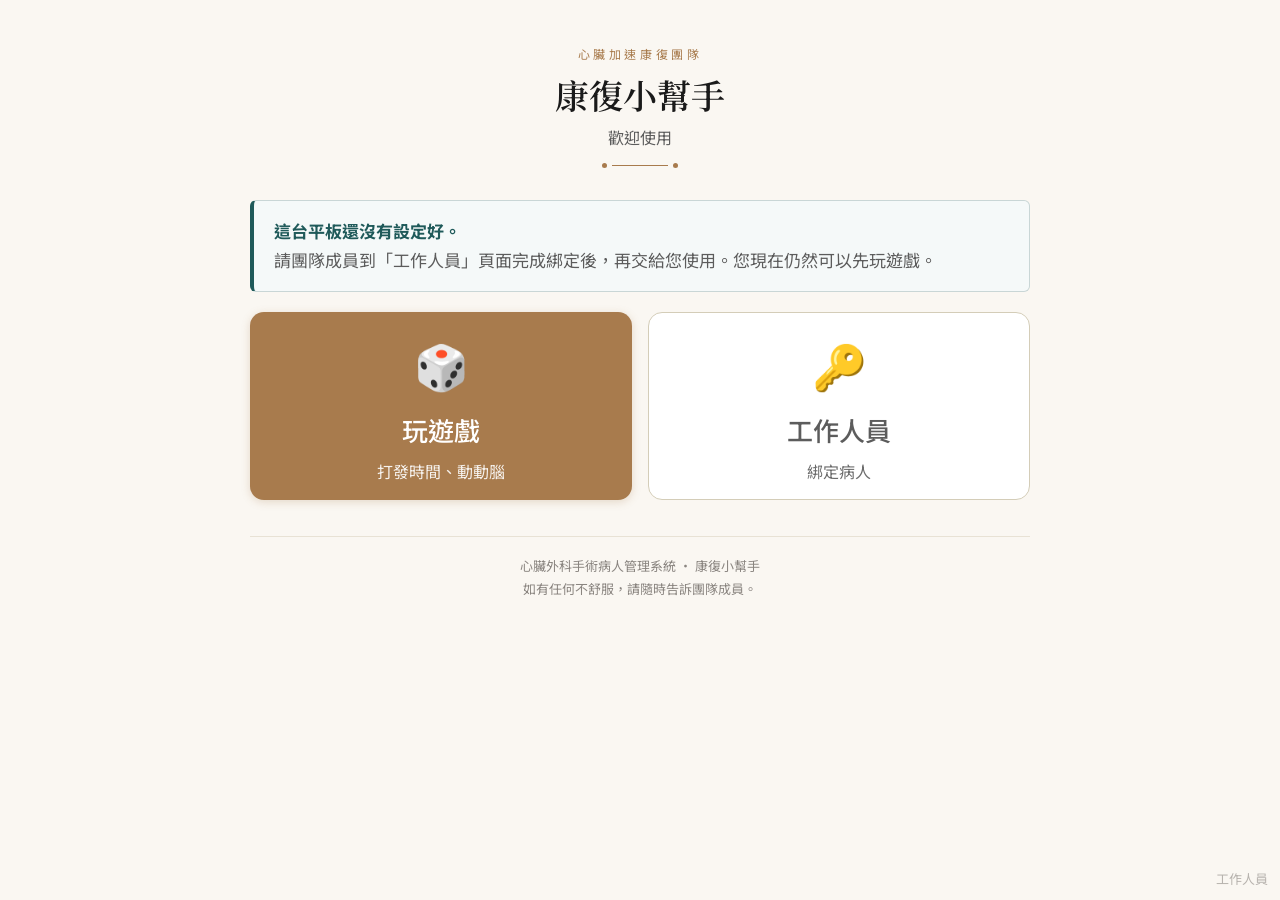
<file: index.html>
<!DOCTYPE html>
<html lang="zh-TW">
<head>
<meta charset="UTF-8">
<meta name="viewport" content="width=device-width, initial-scale=1.0, maximum-scale=1.0, user-scalable=no">
<meta name="apple-mobile-web-app-capable" content="yes">
<meta name="apple-mobile-web-app-status-bar-style" content="default">
<meta name="apple-mobile-web-app-title" content="康復小幫手">
<meta name="robots" content="noindex">
<link rel="manifest" href="manifest.json">
<link rel="apple-touch-icon" href="icons/icon-180.png">
<meta name="theme-color" content="#1F5A5A">
<title>康復小幫手</title>
<link href="https://fonts.googleapis.com/css2?family=Noto+Sans+TC:wght@400;500;600&family=Noto+Serif+TC:wght@600&display=swap" rel="stylesheet">
<link rel="stylesheet" href="_shared/pms.css">
<style>
  .big2 { display: grid; grid-template-columns: 1fr 1fr; gap: 16px; margin: 20px 0; }
  .big2 .btn-xl { flex-direction: column; gap: 6px; min-height: 150px; }
  .big2 .btn-xl .ico { font-size: 44px; }
  .big2 .btn-xl small { font-size: 16px; font-weight: 400; opacity: .9; }
  .badge { display: inline-block; background: var(--gold); color: #fff; border-radius: 99px; font-size: 14px; padding: 2px 10px; margin-left: 6px; vertical-align: middle; }
  .todo.optional { border-style: dashed; background: var(--cream); }
  .phase-line { font-size: 17px; color: var(--ink-soft); margin: 4px 0 14px; }
  .staff-link { position: fixed; right: 12px; bottom: 10px; font-size: 13px; color: var(--ink-faint); text-decoration: none; opacity: .6; }
  @media (max-width: 560px) { .big2 { grid-template-columns: 1fr; } }
</style>
</head>
<body>
<div class="container">
  <div class="header">
    <div class="tag">心臟加速康復團隊</div>
    <h1>康復小幫手</h1>
    <p class="sub" id="greet">　</p>
    <div class="divider"></div>
  </div>

  <div id="alert" class="alert"></div>

  <!-- 尚未綁定 -->
  <div id="unbound" style="display:none">
    <div class="notice"><strong>這台平板還沒有設定好。</strong><br>請團隊成員到「工作人員」頁面完成綁定後，再交給您使用。您現在仍然可以先玩遊戲。</div>
    <div class="big2">
      <a class="btn btn-gold btn-xl" href="fun/index.html"><span class="ico">🎲</span>玩遊戲<small>打發時間、動動腦</small></a>
      <a class="btn btn-ghost btn-xl" href="staff/bind.html"><span class="ico">🔑</span>工作人員<small>綁定病人</small></a>
    </div>
  </div>

  <!-- 已綁定 -->
  <div id="bound" style="display:none">
    <div class="phase-line" id="phaseLine"></div>
    <div class="card" style="padding:18px 20px">
      <div class="label">今天請您完成 <span class="badge" id="todoCount">0</span></div>
      <div class="hint" id="todoHint">完成一項就會打勾，不用一次做完。</div>
      <div id="todos"></div>
    </div>
    <div class="big2">
      <a class="btn btn-gold btn-xl" href="fun/index.html"><span class="ico">🎲</span>玩遊戲<small>隨時可以玩</small></a>
      <button class="btn btn-ghost btn-xl" onclick="refresh(true)"><span class="ico">🔄</span>重新整理<small id="syncNote">　</small></button>
    </div>
  </div>

  <p class="footer">心臟外科手術病人管理系統 · 康復小幫手<br>如有任何不舒服，請隨時告訴團隊成員。</p>
</div>
<a class="staff-link" href="staff/bind.html">工作人員</a>

<script src="_shared/config.js"></script>
<script src="_shared/core.js"></script>
<script>
const { $, session, PHASE_LABEL } = COG;

// 各時點要做的項目（之後加入 EQ-5D、三個測驗時在這裡補）
const QOR = { id: 'qor15', ico: '📋', title: '恢復狀況問卷', sub: '15 題，約 3 分鐘', href: 'qor15.html' };
const TESTS = [
  { id: 'test:memory', ico: '🟦', title: '圖樣記憶', sub: '記住亮起的格子，約 3 分鐘', href: 'tests/memory.html' },
  { id: 'test:groceries', ico: '🛒', title: '買菜', sub: '記住清單、點對商品，約 4 分鐘', href: 'tests/groceries.html' },
  { id: 'test:lines', ico: '🧩', title: '接線', sub: '把線接回來，約 5 分鐘', href: 'tests/lines.html' },
];
const PLAN = {
  T0: [QOR, ...TESTS],
  T1: [QOR, ...TESTS],
  T2: [QOR, ...TESTS],
  T3: [ { id: 'eq5d', ico: '💚', title: '健康狀況問卷', sub: '5 題 + 1 個刻度，約 2 分鐘', href: 'eq5d.html' },
        ...TESTS,
        // 選填：不列入「今天請您完成」的計數，永遠排最後；出院前想填再填，或回診時掃 QR code 填
        { id: 'prems', ico: '💬', title: '照護經驗問卷（選填）', sub: '出院前或回診時填寫，約 5 分鐘', href: (window.COG_CONFIG||{}).PREMS_URL || 'https://b101099132-bit.github.io/PMS-csc/survey.html', external: true, optional: true } ],
};

function alertMsg(type, msg) { const a = $('alert'); a.className = 'alert show ' + type; a.textContent = msg; }

async function refresh(manual) {
  if (!session.token()) { $('unbound').style.display = 'block'; $('bound').style.display = 'none'; $('greet').textContent = '歡迎使用'; return; }
  $('bound').style.display = 'block'; $('unbound').style.display = 'none';
  const d = await session.lookup();
  if (!d || !d.ok) {
    if (d && d.reason === 'unbound') { session.clear(); return refresh(); }
    alertMsg('warn', '目前沒有網路，先顯示上次的內容；您填的資料會先存在平板，有網路時自動送出。');
    render({ phase: 'T0', done: { tests: {} }, name: (session.patient() || {}).name || '', offline: true });
    return;
  }
  if (d.offline) alertMsg('warn', '目前沒有網路，顯示的是上次連線時的內容。'); else $('alert').classList.remove('show');
  render(d);
}

function render(d) {
  $('greet').textContent = (d.name ? d.name + '，' : '') + '您好';
  const ph = d.phase || 'T0';
  $('phaseLine').textContent = '今天是 ' + (ph === 'T0' ? '手術前' : '術後第 ' + (d.pod != null ? d.pod : '?') + ' 天') + '（' + PHASE_LABEL[ph] + '階段）';
  const items = PLAN[ph] || [];
  const done = d.done || { tests: {} };
  let remain = 0;
  $('todos').innerHTML = items.map(it => {
    const isDone = it.id === 'qor15' ? done.qor15 : it.id === 'eq5d' ? done.eq5d : it.id === 'prems' ? !!done.prems : it.id.startsWith('test:') ? !!done.tests[it.id.slice(5)] : false;
    if (!isDone && !it.soon && !it.optional) remain++;
    const href = it.external ? it.href + (d.pk ? '?pk=' + encodeURIComponent(d.pk) : '') : it.href + '?phase=' + ph;
    const cls = 'todo' + (isDone ? ' done' : '') + (it.optional ? ' optional' : '');
    const chk = isDone ? '✓ 已完成' : it.soon ? '即將開放' : it.optional ? '想填再填 ›' : '點這裡開始 ›';
    return (isDone || it.soon) ? `<div class="${cls}"><span class="ico">${it.ico}</span><span class="t"><b>${it.title}</b><small>${it.sub}</small></span><span class="chk">${chk}</span></div>`
                               : `<a class="${cls}" href="${href}"><span class="ico">${it.ico}</span><span class="t"><b>${it.title}</b><small>${it.sub}</small></span><span class="chk">${chk}</span></a>`;
  }).join('') || '<div class="muted">今天沒有需要填寫的項目，可以去玩遊戲。</div>';
  $('todoCount').textContent = remain;
  $('todoHint').textContent = remain ? '完成一項就會打勾，不用一次做完。' : '今天的項目都完成了，謝謝您！';
  const q = COG.queueLength();
  $('syncNote').textContent = q ? '有 ' + q + ' 筆資料等待上傳' : '';
}

document.addEventListener('cog-queue', () => refresh());
refresh();
</script>
</body>
</html>
</file>
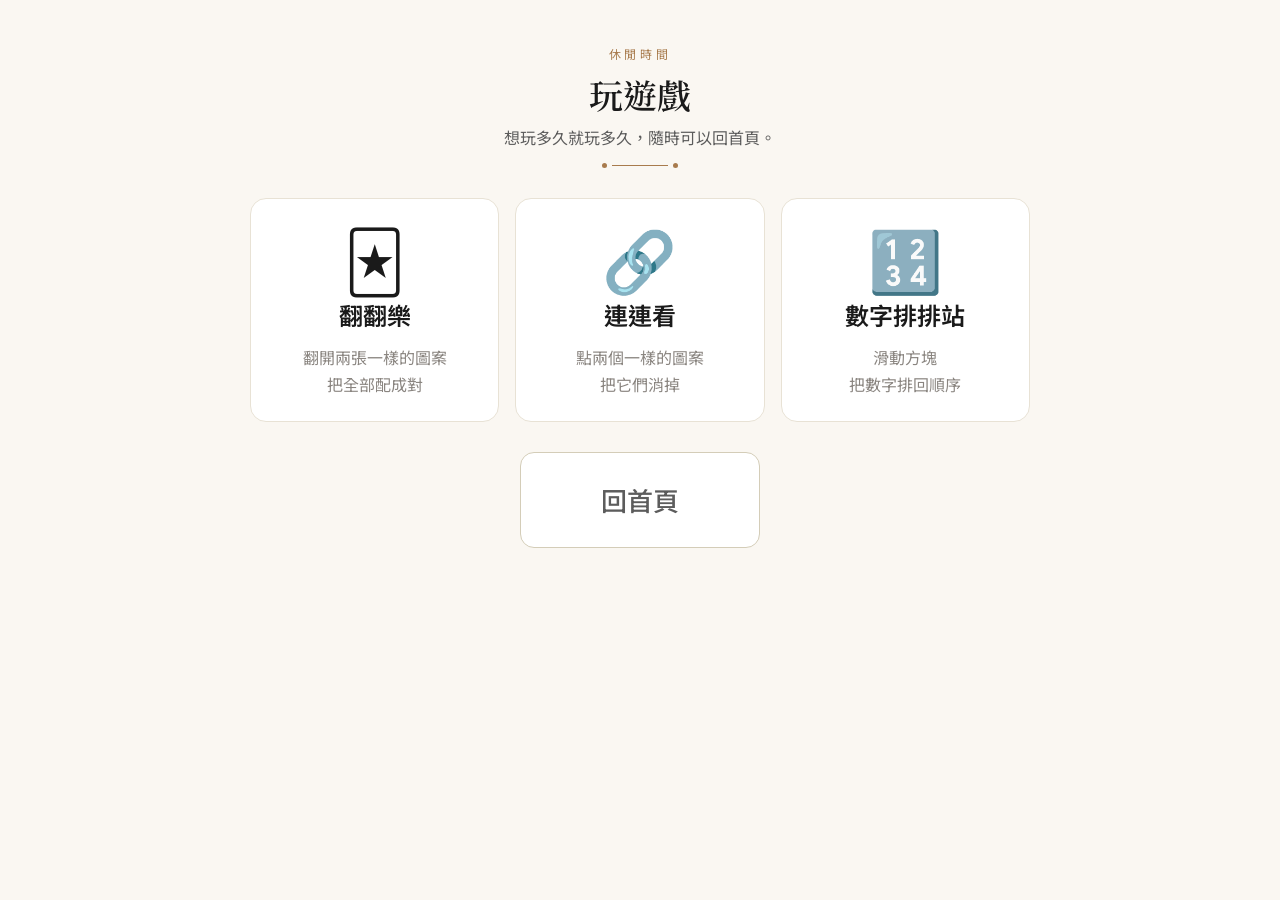
<file: fun/index.html>
<!DOCTYPE html>
<html lang="zh-TW">
<head>
<meta charset="UTF-8">
<meta name="viewport" content="width=device-width, initial-scale=1.0, maximum-scale=1.0, user-scalable=no">
<meta name="apple-mobile-web-app-capable" content="yes">
<meta name="robots" content="noindex">
<link rel="manifest" href="../manifest.json">
<link rel="apple-touch-icon" href="../icons/icon-180.png">
<meta name="theme-color" content="#1F5A5A">
<title>玩遊戲</title>
<link href="https://fonts.googleapis.com/css2?family=Noto+Sans+TC:wght@400;500;600&family=Noto+Serif+TC:wght@600&display=swap" rel="stylesheet">
<link rel="stylesheet" href="../_shared/pms.css">
<style>
  .games { display: grid; grid-template-columns: repeat(auto-fit, minmax(230px, 1fr)); gap: 16px; margin-top: 16px; }
  .g { display: flex; flex-direction: column; align-items: center; gap: 8px; padding: 28px 18px 22px; border: 1px solid var(--border); border-radius: 16px; background: var(--paper); text-decoration: none; color: var(--ink); min-height: 200px; }
  .g:active { transform: scale(.98); }
  .g .ico { font-size: 60px; line-height: 1; }
  .g b { font-size: 24px; font-weight: 600; }
  .g small { color: var(--ink-faint); font-size: 16px; text-align: center; }
</style>
</head>
<body>
<div class="container">
  <div class="header">
    <div class="tag">休閒時間</div>
    <h1>玩遊戲</h1>
    <p class="sub">想玩多久就玩多久，隨時可以回首頁。</p>
    <div class="divider"></div>
  </div>
  <div class="games">
    <a class="g" href="match.html"><span class="ico">🃏</span><b>翻翻樂</b><small>翻開兩張一樣的圖案<br>把全部配成對</small></a>
    <a class="g" href="onet.html"><span class="ico">🔗</span><b>連連看</b><small>點兩個一樣的圖案<br>把它們消掉</small></a>
    <a class="g" href="slide.html"><span class="ico">🔢</span><b>數字排排站</b><small>滑動方塊<br>把數字排回順序</small></a>
  </div>
  <p class="center mt" style="margin-top:30px"><a class="btn btn-ghost btn-xl" href="../index.html" style="min-width:240px">回首頁</a></p>
</div>
<script src="../_shared/config.js"></script>
<script src="../_shared/core.js"></script>
</body>
</html>
</file>
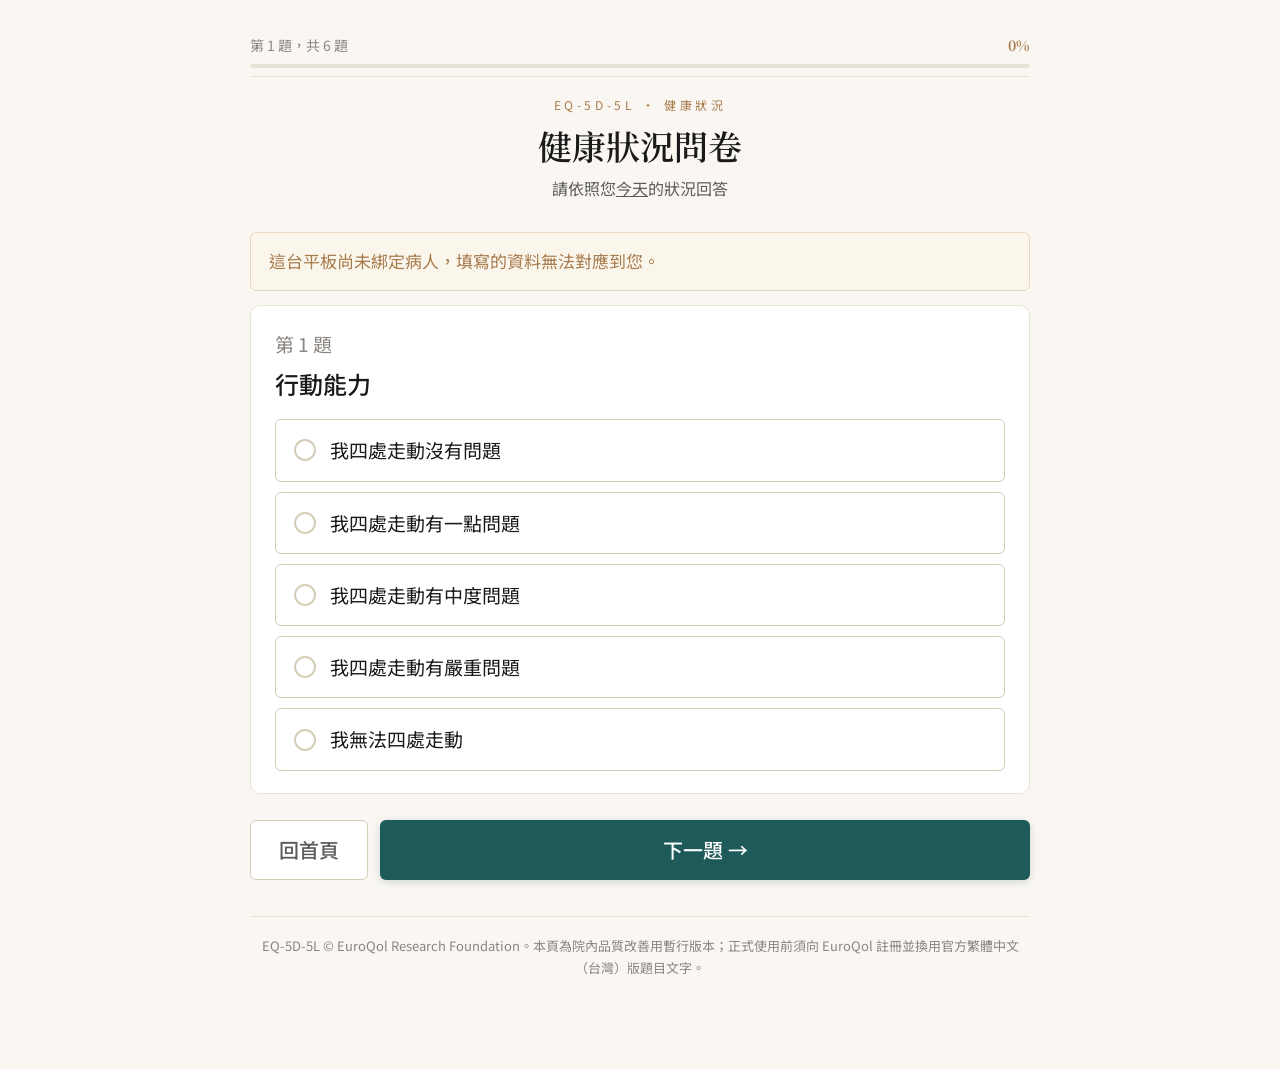
<file: eq5d.html>
<!DOCTYPE html>
<html lang="zh-TW">
<head>
<meta charset="UTF-8">
<meta name="viewport" content="width=device-width, initial-scale=1.0, maximum-scale=1.0, user-scalable=no">
<meta name="apple-mobile-web-app-capable" content="yes">
<meta name="robots" content="noindex">
<link rel="manifest" href="manifest.json">
<link rel="apple-touch-icon" href="icons/icon-180.png">
<meta name="theme-color" content="#1F5A5A">
<title>健康狀況問卷</title>
<link href="https://fonts.googleapis.com/css2?family=Noto+Sans+TC:wght@400;500;600&family=Noto+Serif+TC:wght@600&display=swap" rel="stylesheet">
<link rel="stylesheet" href="_shared/pms.css">
<style>
  .one { display: none; } .one.active { display: block; }
  .qtext { font-size: 24px; font-weight: 500; margin: 4px 0 14px; }
  .vas { display: flex; gap: 18px; align-items: stretch; margin-top: 10px; }
  .vas .scaleV { flex: 1; display: grid; grid-template-columns: repeat(11, 1fr); gap: 5px; }
  .vas .scaleV button { min-height: 52px; border: 1px solid var(--border-strong); border-radius: var(--radius); background: var(--paper); font-family: var(--font-serif); font-size: 17px; font-weight: 600; color: var(--ink-soft); }
  .vas .scaleV button.sel { background: var(--teal); border-color: var(--teal); color: #fff; }
  .fine { display: grid; grid-template-columns: repeat(10, 1fr); gap: 5px; margin-top: 10px; }
  .fine button { min-height: 48px; border: 1px solid var(--border-strong); border-radius: var(--radius); background: var(--paper); font-size: 16px; color: var(--ink-soft); }
  .fine button.sel { background: var(--gold); border-color: var(--gold); color: #fff; }
  .vasval { text-align: center; font-family: var(--font-serif); font-size: 44px; color: var(--teal); margin: 8px 0 0; }
</style>
</head>
<body>
<div class="container">
  <div class="progress"><div class="row"><span id="pText">第 1 題，共 6 題</span><strong id="pPct">0%</strong></div><div class="track"><div class="fill" id="pFill"></div></div></div>
  <div class="header" style="padding-top:8px"><div class="tag">EQ-5D-5L · 健康狀況</div><h1>健康狀況問卷</h1><p class="sub">請依照您<u>今天</u>的狀況回答</p></div>
  <div id="alert" class="alert"></div>

  <div class="one active" id="qpage">
    <div class="card" id="qcard">
      <div class="qnum muted" id="qnum"></div>
      <div class="qtext" id="qtext"></div>
      <div class="options" id="opts"></div>
      <div class="err-msg">請選擇一個答案</div>
    </div>
    <div class="nav"><button class="btn btn-ghost" onclick="prev()" id="prevBtn">回首頁</button><button class="btn btn-primary" onclick="next()" id="nextBtn">下一題 →</button></div>
  </div>

  <div class="one" id="vaspage">
    <div class="card">
      <div class="qtext">您覺得<u>今天</u>的健康狀況有多好？</div>
      <div class="hint">100 代表您想像中<strong>最好</strong>的健康狀況，0 代表<strong>最差</strong>。先選大概的位置（十位數），再選個位數微調。</div>
      <div class="vas"><div class="scaleV" id="tens"></div></div>
      <div class="fine" id="ones"></div>
      <div class="vasval" id="vasval">—</div>
      <div class="scale-ends"><span>最差 0</span><span>最好 100</span></div>
    </div>
    <div class="nav"><button class="btn btn-ghost" onclick="go(4)">← 上一題</button><button class="btn btn-gold" onclick="submitAll()" id="submitBtn">送出問卷 ✓</button></div>
  </div>

  <div class="one" id="donePage">
    <div class="thanks"><div class="ico">✓</div><h2>謝謝您，問卷完成了</h2><p class="muted" id="doneMsg"></p>
      <div class="mt"><a class="btn btn-primary btn-xl" id="homeLink" href="index.html" style="min-width:260px">回首頁</a></div></div>
  </div>

  <p class="footer">EQ-5D-5L © EuroQol Research Foundation。本頁為院內品質改善用暫行版本；正式使用前須向 EuroQol 註冊並換用官方繁體中文（台灣）版題目文字。</p>
</div>
<script src="_shared/config.js"></script>
<script src="_shared/core.js"></script>
<script>
const { $, session, submit, phaseFromUrl } = COG;
// 暫行措辭（結構依 EQ-5D-5L：5 面向 × 5 級）；正式版請換成 EuroQol 授權的繁體中文（台灣）文字
const DIMS = [
  { key: 'mo', title: '行動能力', opts: ['我四處走動沒有問題', '我四處走動有一點問題', '我四處走動有中度問題', '我四處走動有嚴重問題', '我無法四處走動'] },
  { key: 'sc', title: '自我照顧', opts: ['我自己洗澡或穿衣沒有問題', '我自己洗澡或穿衣有一點問題', '我自己洗澡或穿衣有中度問題', '我自己洗澡或穿衣有嚴重問題', '我無法自己洗澡或穿衣'] },
  { key: 'ua', title: '日常活動（例如工作、讀書、家事、家庭或休閒活動）', opts: ['我進行日常活動沒有問題', '我進行日常活動有一點問題', '我進行日常活動有中度問題', '我進行日常活動有嚴重問題', '我無法進行日常活動'] },
  { key: 'pd', title: '疼痛／不舒服', opts: ['我沒有疼痛或不舒服', '我有一點疼痛或不舒服', '我有中度疼痛或不舒服', '我有嚴重疼痛或不舒服', '我有極度疼痛或不舒服'] },
  { key: 'ad', title: '焦慮／憂鬱', opts: ['我不焦慮或憂鬱', '我有一點焦慮或憂鬱', '我有中度焦慮或憂鬱', '我有嚴重焦慮或憂鬱', '我有極度焦慮或憂鬱'] },
];
const phase = phaseFromUrl() || 'T3';
const ans = {}; let idx = 0, tens = null, ones = 0, t0 = Date.now();
if (!session.token()) { $('alert').className = 'alert show warn'; $('alert').textContent = '這台平板尚未綁定病人，填寫的資料無法對應到您。'; }
function show(id) { document.querySelectorAll('.one').forEach(o => o.classList.remove('active')); $(id).classList.add('active'); window.scrollTo(0, 0); }
function progress(n) { $('pText').textContent = n >= 5 ? '第 6 題，共 6 題' : '第 ' + (n + 1) + ' 題，共 6 題'; $('pPct').textContent = Math.round(n / 6 * 100) + '%'; $('pFill').style.width = (n / 6 * 100) + '%'; }
function go(i) {
  idx = i; show('qpage'); progress(i);
  const d = DIMS[i];
  $('qnum').textContent = '第 ' + (i + 1) + ' 題'; $('qtext').textContent = d.title;
  $('opts').innerHTML = d.opts.map((t, k) => `<div class="opt ${ans[d.key] === k + 1 ? 'sel' : ''}" onclick="pick(${k + 1}, this)"><span class="dot"></span>${t}</div>`).join('');
  $('qcard').classList.remove('error');
  $('prevBtn').textContent = i === 0 ? '回首頁' : '← 上一題';
}
function pick(v, el) { ans[DIMS[idx].key] = v; document.querySelectorAll('#opts .opt').forEach(o => o.classList.remove('sel')); el.classList.add('sel'); $('qcard').classList.remove('error'); setTimeout(next, 300); }
function prev() { if (idx === 0) location.href = 'index.html'; else go(idx - 1); }
function next() {
  if (ans[DIMS[idx].key] == null) { $('qcard').classList.add('error'); return; }
  if (idx < 4) return go(idx + 1);
  show('vaspage'); progress(5); renderVas();
}
function renderVas() {
  $('tens').innerHTML = Array.from({ length: 11 }, (_, i) => `<button class="${tens === i ? 'sel' : ''}" onclick="setTens(${i})">${i * 10}</button>`).join('');
  $('ones').innerHTML = Array.from({ length: 10 }, (_, i) => `<button class="${tens != null && ones === i ? 'sel' : ''}" ${tens == null || tens === 10 ? 'disabled' : ''} onclick="setOnes(${i})">+${i}</button>`).join('');
  $('vasval').textContent = tens == null ? '—' : vas();
}
function vas() { return tens === 10 ? 100 : tens * 10 + ones; }
function setTens(i) { tens = i; if (i === 10) ones = 0; renderVas(); }
function setOnes(i) { ones = i; renderVas(); }
async function submitAll() {
  if (tens == null) { $('vasval').textContent = '請先選擇'; return; }
  $('submitBtn').disabled = true;
  const r = await submit(Object.assign({ action: 'submitEq5d', phase, vas: vas() }, ans));
  $('doneMsg').textContent = r === 'queued' ? '目前沒有網路，您的回答已先存在平板裡，有網路時會自動送出。' : '您的回答已送出。';
  $('homeLink').href = 'index.html?phase=' + phase;
  show('donePage'); progress(6); $('pText').textContent = '已完成';
}
go(0);
</script>
</body>
</html>
</file>
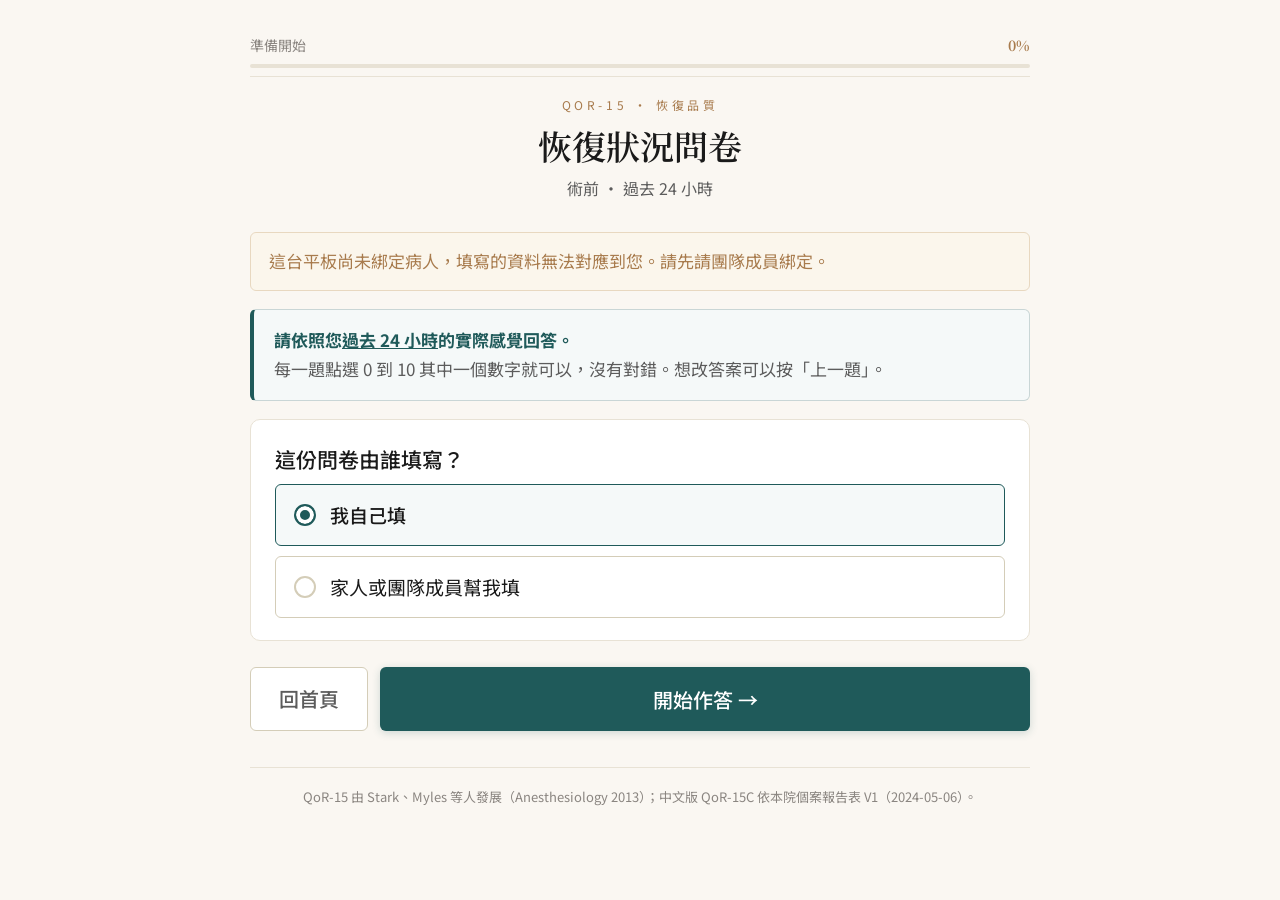
<file: qor15.html>
<!DOCTYPE html>
<html lang="zh-TW">
<head>
<meta charset="UTF-8">
<meta name="viewport" content="width=device-width, initial-scale=1.0, maximum-scale=1.0, user-scalable=no">
<meta name="apple-mobile-web-app-capable" content="yes">
<meta name="robots" content="noindex">
<link rel="manifest" href="manifest.json">
<link rel="apple-touch-icon" href="icons/icon-180.png">
<meta name="theme-color" content="#1F5A5A">
<title>恢復狀況問卷 QoR-15</title>
<link href="https://fonts.googleapis.com/css2?family=Noto+Sans+TC:wght@400;500;600&family=Noto+Serif+TC:wght@600&display=swap" rel="stylesheet">
<link rel="stylesheet" href="_shared/pms.css">
<style>
  .qnum { font-family: var(--font-serif); color: var(--gold); font-size: 17px; letter-spacing: .1em; }
  .qtext { font-size: 24px; font-weight: 500; margin: 4px 0 14px; line-height: 1.5; }
  .partB .scale button.sel { background: var(--gold); border-color: var(--gold); }
  .part-title { font-family: var(--font-serif); font-size: 20px; color: var(--teal); margin: 6px 0 10px; }
  .part-hint { font-size: 17px; color: var(--ink-soft); margin-bottom: 16px; line-height: 1.7; }
  .one { display: none; }
  .one.active { display: block; }
  .sel-echo { text-align: center; font-size: 18px; color: var(--ink-soft); min-height: 28px; margin-top: 10px; }
</style>
</head>
<body>
<div class="container">
  <div class="progress"><div class="row"><span id="pText">第 1 題，共 15 題</span><strong id="pPct">0%</strong></div><div class="track"><div class="fill" id="pFill"></div></div></div>

  <div class="header" style="padding-top:8px">
    <div class="tag">QoR-15 · 恢復品質</div>
    <h1>恢復狀況問卷</h1>
    <p class="sub" id="phaseNote"></p>
  </div>

  <div id="alert" class="alert"></div>

  <!-- 前置：填寫者 -->
  <div class="one active" id="intro">
    <div class="notice"><strong>請依照您<u>過去 24 小時</u>的實際感覺回答。</strong><br>每一題點選 0 到 10 其中一個數字就可以，沒有對錯。想改答案可以按「上一題」。</div>
    <div class="card">
      <div class="label">這份問卷由誰填寫？</div>
      <div class="options">
        <div class="opt sel" data-v="本人自行填寫" onclick="pickFiller(this)"><span class="dot"></span>我自己填</div>
        <div class="opt" data-v="家屬或照顧者協助" onclick="pickFiller(this)"><span class="dot"></span>家人或團隊成員幫我填</div>
      </div>
    </div>
    <div class="nav"><a class="btn btn-ghost" href="index.html">回首頁</a><button class="btn btn-primary" onclick="go(0)">開始作答 →</button></div>
  </div>

  <!-- 題目逐題顯示 -->
  <div class="one" id="qpage">
    <div id="partHead"></div>
    <div class="card" id="qcard">
      <div class="qnum" id="qnum"></div>
      <div class="qtext" id="qtext"></div>
      <div class="scale" id="scale"></div>
      <div class="scale-ends"><span id="endL"></span><span id="endR"></span></div>
      <div class="sel-echo" id="echo"></div>
    </div>
    <div class="nav">
      <button class="btn btn-ghost" onclick="prev()" id="prevBtn">← 上一題</button>
      <button class="btn btn-primary" onclick="next()" id="nextBtn">下一題 →</button>
    </div>
  </div>

  <!-- 完成 -->
  <div class="one" id="donePage">
    <div class="thanks">
      <div class="ico">✓</div>
      <h2>謝謝您，問卷完成了</h2>
      <p class="muted" id="doneMsg"></p>
      <div class="mt"><a class="btn btn-primary btn-xl" href="index.html" style="min-width:260px">回首頁</a></div>
    </div>
  </div>

  <p class="footer">QoR-15 由 Stark、Myles 等人發展（Anesthesiology 2013）；中文版 QoR-15C 依本院個案報告表 V1（2024-05-06）。</p>
</div>

<script src="_shared/config.js"></script>
<script src="_shared/core.js"></script>
<script>
const { $, session, submit, phaseFromUrl, PHASE_LABEL } = COG;

// 題目依 CRF 原文。A 部分 0=從來沒有(極差) 10=一直都是(很好)；B 部分畫面由左到右顯示 10→0（與 CRF 相同），存入值 10=從來沒有 0=一直都是
const QA = [
  '呼吸順暢', '食欲佳', '感覺精力充沛', '睡眠品質佳', '能獨立完成個人衛生和上廁所',
  '能與家人或朋友溝通交流', '得到醫生和護理師的支持', '可以恢復工作或做尋常家務', '感覺舒適、能控制情緒', '總體上感覺好轉',
];
const QB = ['中度疼痛', '劇烈疼痛', '噁心嘔吐', '感覺擔心或焦慮', '感覺悲傷或低落'];
const Q = QA.map(t => ({ t, part: 'A' })).concat(QB.map(t => ({ t, part: 'B' })));

const phase = phaseFromUrl() || 'T0';
const answers = new Array(15).fill(null);
let filler = '本人自行填寫', idx = -1, t0 = Date.now();

$('phaseNote').textContent = (PHASE_LABEL[phase] || '') + ' · 過去 24 小時';
if (!session.token()) { $('alert').className = 'alert show warn'; $('alert').textContent = '這台平板尚未綁定病人，填寫的資料無法對應到您。請先請團隊成員綁定。'; }

function pickFiller(el) { document.querySelectorAll('#intro .opt').forEach(o => o.classList.remove('sel')); el.classList.add('sel'); filler = el.dataset.v; }
function show(id) { document.querySelectorAll('.one').forEach(o => o.classList.remove('active')); $(id).classList.add('active'); window.scrollTo({ top: 0, behavior: 'smooth' }); }
function progress() { const n = Math.max(0, Math.min(15, idx)); $('pText').textContent = idx < 0 ? '準備開始' : '第 ' + (idx + 1) + ' 題，共 15 題'; $('pPct').textContent = Math.round(n / 15 * 100) + '%'; $('pFill').style.width = (n / 15 * 100) + '%'; }

function go(i) {
  idx = i; show('qpage'); progress();
  const q = Q[i], isB = q.part === 'B';
  $('qcard').className = 'card' + (isB ? ' partB' : '');
  $('partHead').innerHTML = isB
    ? `<div class="part-title">第二部分</div><div class="part-hint">您在過去的 24 小時裡<strong>有以下情況嗎？</strong><br>10 表示從來沒有（很好），0 表示一直都是（極差）。</div>`
    : `<div class="part-title">第一部分</div><div class="part-hint">您在過去的 24 小時裡<strong>感覺如何？</strong><br>0 表示從來沒有（極差），10 表示一直都是（很好）。</div>`;
  $('qnum').textContent = '第 ' + (i + 1) + ' 題';
  $('qtext').textContent = q.t;
  // A：0..10 左→右；B：10..0 左→右（與紙本 CRF 相同，左邊永遠是「從來沒有」）
  const vals = isB ? [10,9,8,7,6,5,4,3,2,1,0] : [0,1,2,3,4,5,6,7,8,9,10];
  $('scale').innerHTML = vals.map(v => `<button type="button" data-v="${v}" class="${answers[i] === v ? 'sel' : ''}" onclick="pick(${v}, this)">${v}</button>`).join('');
  $('endL').textContent = '從來沒有'; $('endR').textContent = '一直都是';
  echo();
  $('prevBtn').textContent = i === 0 ? '← 回上一頁' : '← 上一題';
  $('nextBtn').textContent = i === 14 ? '送出問卷 ✓' : '下一題 →';
}
function echo() {
  const v = answers[idx];
  $('echo').textContent = v == null ? '請點選一個數字' : '您選的是 ' + v + ' 分';
}
function pick(v, btn) {
  answers[idx] = v;
  document.querySelectorAll('#scale button').forEach(b => b.classList.remove('sel'));
  btn.classList.add('sel'); $('qcard').classList.remove('error'); echo();
  // 點完自動進下一題（最後一題不自動送出，讓病人按確認）
  if (idx < 14) setTimeout(() => go(idx + 1), 350);
}
function prev() { if (idx === 0) { idx = -1; show('intro'); progress(); } else go(idx - 1); }
async function next() {
  if (answers[idx] == null) { $('qcard').classList.add('error'); $('echo').textContent = '請先點選一個數字再繼續'; return; }
  if (idx < 14) return go(idx + 1);
  const missing = answers.findIndex(a => a == null);
  if (missing >= 0) { go(missing); $('qcard').classList.add('error'); $('echo').textContent = '這一題還沒有作答'; return; }
  $('nextBtn').disabled = true; $('nextBtn').textContent = '送出中…';
  const data = { action: 'submitQor15', phase, filler, seconds: Math.round((Date.now() - t0) / 1000) };
  answers.forEach((a, i) => data['q' + (i + 1)] = a);
  const r = await submit(data);
  const total = answers.reduce((s, v) => s + v, 0);
  $('doneMsg').textContent = r === 'queued' ? '目前沒有網路，您的回答已先存在平板裡，有網路時會自動送出。' : '您的回答已送出。';
  try { localStorage.setItem('cog-qor15-' + phase + '-' + session.token(), String(total)); } catch (e) {}
  show('donePage'); $('pFill').style.width = '100%'; $('pPct').textContent = '100%'; $('pText').textContent = '已完成';
}
progress();
</script>
</body>
</html>
</file>
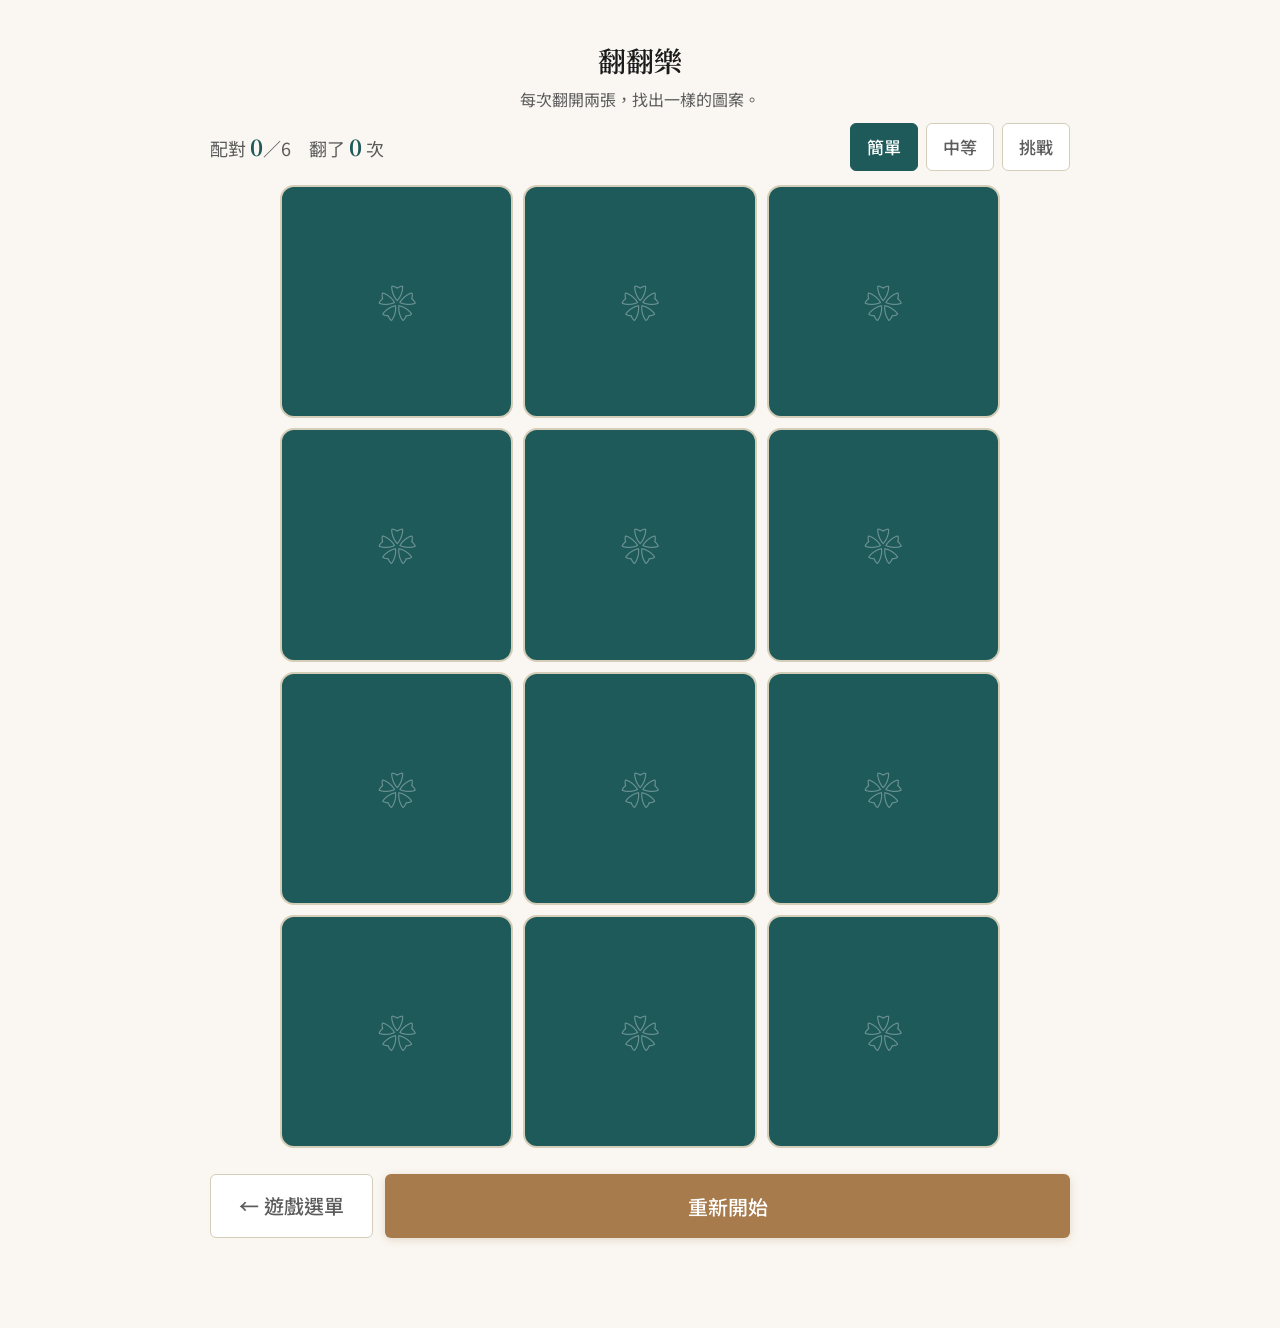
<file: fun/match.html>
<!DOCTYPE html>
<html lang="zh-TW">
<head>
<meta charset="UTF-8">
<meta name="viewport" content="width=device-width, initial-scale=1.0, maximum-scale=1.0, user-scalable=no">
<meta name="apple-mobile-web-app-capable" content="yes">
<meta name="robots" content="noindex">
<link rel="manifest" href="../manifest.json">
<link rel="apple-touch-icon" href="../icons/icon-180.png">
<meta name="theme-color" content="#1F5A5A">
<title>翻翻樂</title>
<link href="https://fonts.googleapis.com/css2?family=Noto+Sans+TC:wght@400;500;600&family=Noto+Serif+TC:wght@600&display=swap" rel="stylesheet">
<link rel="stylesheet" href="../_shared/pms.css">
<style>
  .container { max-width: 900px; }
  .top { display: flex; justify-content: space-between; align-items: center; gap: 10px; margin: 6px 0 14px; }
  .top .stat { font-size: 18px; color: var(--ink-soft); }
  .top .stat b { color: var(--teal); font-family: var(--font-serif); font-size: 22px; }
  .lvl { display: flex; gap: 8px; }
  .lvl button { min-height: 48px; padding: 6px 16px; font-size: 17px; }
  .lvl button.sel { background: var(--teal); color: #fff; border-color: var(--teal); }
  #board { display: grid; gap: 10px; margin: 0 auto; width: 100%; max-width: 720px; }
  .tile { aspect-ratio: 1; border-radius: 14px; border: 2px solid var(--border-strong); background: var(--teal); display: flex; align-items: center; justify-content: center; font-size: clamp(34px, 9vw, 64px); cursor: pointer; transition: transform .25s, background .25s; user-select: none; -webkit-tap-highlight-color: transparent; touch-action: manipulation; position: relative; }
  .tile::after { content: '❀'; color: rgba(255,255,255,.35); font-size: .6em; }
  .tile.open, .tile.done { background: var(--paper); }
  .tile.open::after, .tile.done::after { content: attr(data-e); color: inherit; font-size: 1em; }
  .tile.done { border-color: var(--success); background: var(--success-bg); transform: scale(.94); }
  .tile.open { transform: scale(1.04); border-color: var(--gold); }
  .win { text-align: center; padding: 30px 10px; }
  .win h2 { font-family: var(--font-serif); font-size: 30px; color: var(--teal); margin-bottom: 8px; }
</style>
</head>
<body>
<div class="container">
  <div class="header" style="padding:10px 0 4px"><h1 style="font-size:28px">翻翻樂</h1><p class="sub">每次翻開兩張，找出一樣的圖案。</p></div>
  <div class="top">
    <div class="stat">配對 <b id="pairs">0</b>／<span id="total">0</span>　翻了 <b id="moves">0</b> 次</div>
    <div class="lvl">
      <button class="btn btn-ghost sel" data-l="easy" onclick="setLevel('easy')">簡單</button>
      <button class="btn btn-ghost" data-l="mid" onclick="setLevel('mid')">中等</button>
      <button class="btn btn-ghost" data-l="hard" onclick="setLevel('hard')">挑戰</button>
    </div>
  </div>
  <div id="board"></div>
  <div id="win" class="win" style="display:none">
    <h2>全部配對成功！</h2>
    <p class="muted" id="winMsg"></p>
    <div class="nav" style="justify-content:center"><button class="btn btn-primary btn-xl" onclick="start()">再玩一局</button></div>
  </div>
  <div class="nav"><a class="btn btn-ghost" href="index.html">← 遊戲選單</a><button class="btn btn-gold" onclick="start()">重新開始</button></div>
</div>
<script src="../_shared/config.js"></script>
<script src="../_shared/core.js"></script>
<script>
const { $, shuffle, funLogger } = COG;
const POOL = ['🍎','🍊','🍌','🍉','🍇','🍓','🥕','🌽','🌻','🌹','🌷','🍀','🐱','🐶','🐰','🐢','🐟','🦋','☀️','🌙','⭐','☂️','🎈','🎁','🚗','⛵','🏠','🔑','📚','🎵','🧸','🍵'];
const LEVELS = { easy: { cols: 3, pairs: 6 }, mid: { cols: 4, pairs: 8 }, hard: { cols: 5, pairs: 10 } };
let level = 'easy', open = [], lock = false, matched = 0, moves = 0, t0 = 0;
const log = funLogger('翻翻樂');
try { level = localStorage.getItem('fun-match-level') || 'easy'; } catch (e) {}

function setLevel(l) { level = l; try { localStorage.setItem('fun-match-level', l); } catch (e) {} document.querySelectorAll('.lvl button').forEach(b => b.classList.toggle('sel', b.dataset.l === l)); start(); }
function start() {
  const L = LEVELS[level];
  const pick = shuffle(POOL.slice()).slice(0, L.pairs);
  const tiles = shuffle(pick.concat(pick));
  open = []; lock = false; matched = 0; moves = 0; t0 = Date.now();
  $('pairs').textContent = 0; $('total').textContent = L.pairs; $('moves').textContent = 0;
  $('win').style.display = 'none';
  const b = $('board'); b.style.display = 'grid'; b.style.gridTemplateColumns = `repeat(${L.cols}, 1fr)`;
  b.innerHTML = tiles.map((e, i) => `<div class="tile" data-e="${e}" data-i="${i}" onclick="flip(this)"></div>`).join('');
}
function flip(el) {
  if (lock || el.classList.contains('open') || el.classList.contains('done')) return;
  el.classList.add('open'); open.push(el);
  if (open.length < 2) return;
  moves++; $('moves').textContent = moves; lock = true;
  const [a, b] = open;
  if (a.dataset.e === b.dataset.e) {
    setTimeout(() => { a.classList.replace('open', 'done'); b.classList.replace('open', 'done'); open = []; lock = false; matched++; $('pairs').textContent = matched; if (matched === LEVELS[level].pairs) win(); }, 350);
  } else {
    setTimeout(() => { a.classList.remove('open'); b.classList.remove('open'); open = []; lock = false; }, 900);
  }
}
function win() {
  log.round();
  $('board').style.display = 'none';
  $('winMsg').textContent = '翻了 ' + moves + ' 次，用時 ' + COG.fmtTime((Date.now() - t0) / 1000) + '。';
  $('win').style.display = 'block';
}
document.querySelectorAll('.lvl button').forEach(b => b.classList.toggle('sel', b.dataset.l === level));
start();
</script>
</body>
</html>
</file>
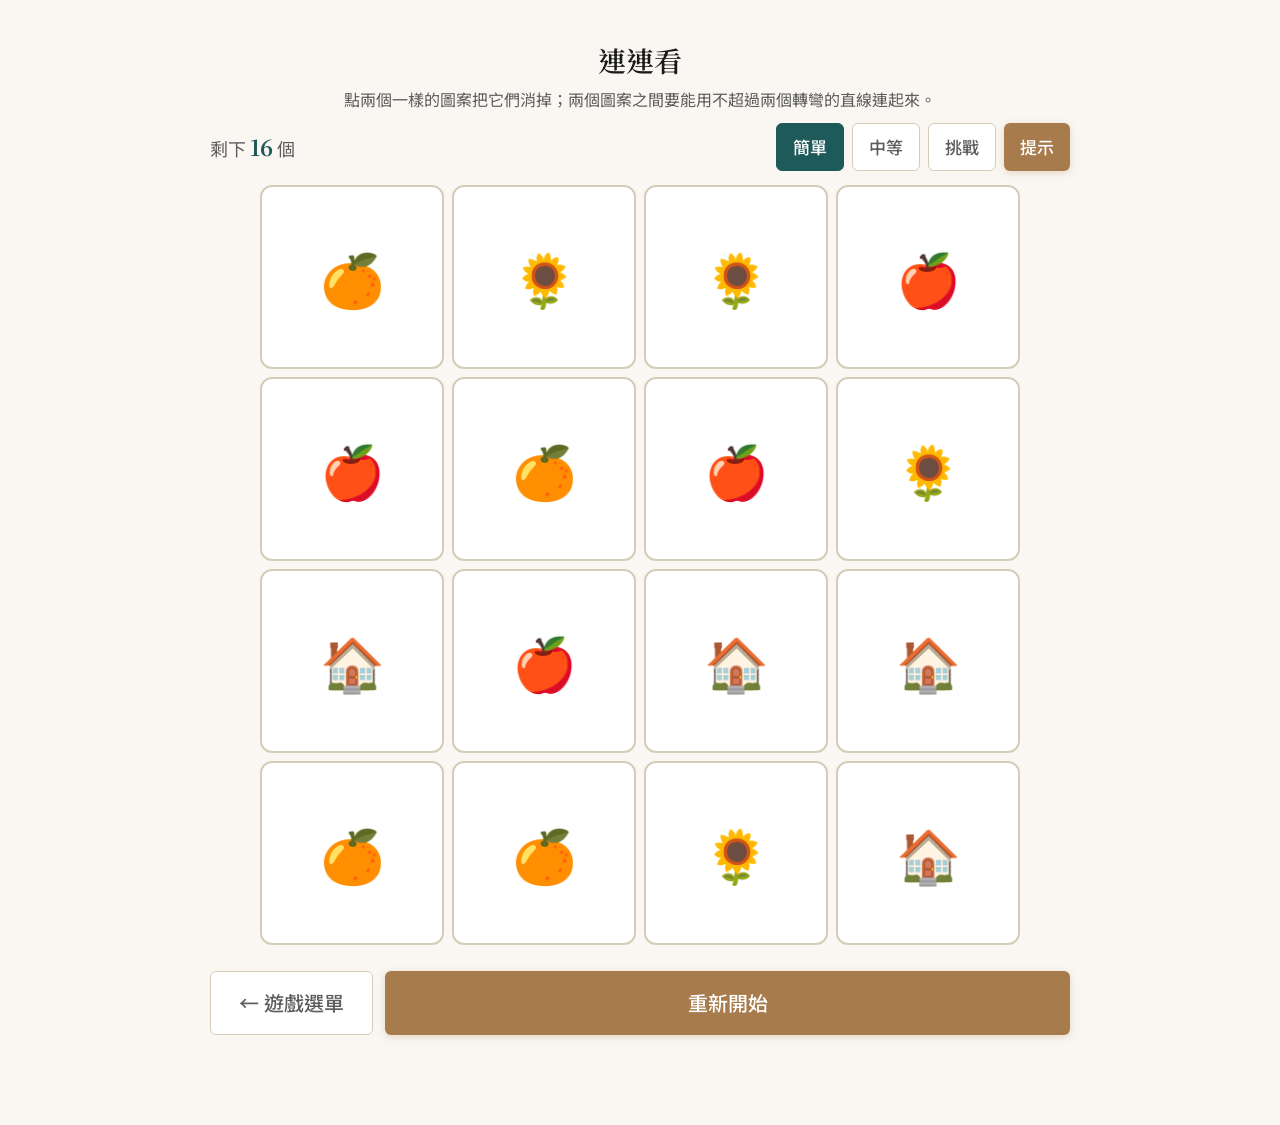
<file: fun/onet.html>
<!DOCTYPE html>
<html lang="zh-TW">
<head>
<meta charset="UTF-8">
<meta name="viewport" content="width=device-width, initial-scale=1.0, maximum-scale=1.0, user-scalable=no">
<meta name="apple-mobile-web-app-capable" content="yes">
<meta name="robots" content="noindex">
<link rel="manifest" href="../manifest.json">
<link rel="apple-touch-icon" href="../icons/icon-180.png">
<meta name="theme-color" content="#1F5A5A">
<title>連連看</title>
<link href="https://fonts.googleapis.com/css2?family=Noto+Sans+TC:wght@400;500;600&family=Noto+Serif+TC:wght@600&display=swap" rel="stylesheet">
<link rel="stylesheet" href="../_shared/pms.css">
<style>
  .container { max-width: 900px; }
  .top { display: flex; justify-content: space-between; align-items: center; gap: 10px; margin: 6px 0 14px; flex-wrap: wrap; }
  .top .stat { font-size: 18px; color: var(--ink-soft); }
  .top .stat b { color: var(--teal); font-family: var(--font-serif); font-size: 22px; }
  .lvl { display: flex; gap: 8px; }
  .lvl button { min-height: 48px; padding: 6px 16px; font-size: 17px; }
  .lvl button.sel { background: var(--teal); color: #fff; border-color: var(--teal); }
  .wrap { position: relative; width: 100%; max-width: 760px; margin: 0 auto; }
  #board { display: grid; gap: 8px; }
  .cell { aspect-ratio: 1; border-radius: 12px; border: 2px solid var(--border-strong); background: var(--paper); display: flex; align-items: center; justify-content: center; font-size: clamp(28px, 7vw, 52px); cursor: pointer; user-select: none; -webkit-tap-highlight-color: transparent; touch-action: manipulation; transition: transform .15s, opacity .3s; }
  .cell.sel { border-color: var(--gold); background: var(--gold-tint); transform: scale(1.06); }
  .cell.gone { opacity: 0; pointer-events: none; }
  .cell.shake { animation: shake .3s; }
  @keyframes shake { 0%,100%{transform:translateX(0)} 25%{transform:translateX(-6px)} 75%{transform:translateX(6px)} }
  svg.path { position: absolute; inset: 0; width: 100%; height: 100%; pointer-events: none; }
  .win { text-align: center; padding: 30px 10px; }
  .win h2 { font-family: var(--font-serif); font-size: 30px; color: var(--teal); margin-bottom: 8px; }
  .hintbtn { min-height: 48px; padding: 6px 16px; font-size: 17px; }
</style>
</head>
<body>
<div class="container">
  <div class="header" style="padding:10px 0 4px"><h1 style="font-size:28px">連連看</h1><p class="sub">點兩個一樣的圖案把它們消掉；兩個圖案之間要能用不超過兩個轉彎的直線連起來。</p></div>
  <div class="top">
    <div class="stat">剩下 <b id="left">0</b> 個</div>
    <div class="lvl">
      <button class="btn btn-ghost sel" data-l="easy" onclick="setLevel('easy')">簡單</button>
      <button class="btn btn-ghost" data-l="mid" onclick="setLevel('mid')">中等</button>
      <button class="btn btn-ghost" data-l="hard" onclick="setLevel('hard')">挑戰</button>
      <button class="btn btn-gold hintbtn" onclick="hint()">提示</button>
    </div>
  </div>
  <div class="wrap"><div id="board"></div><svg class="path" id="svg"></svg></div>
  <div id="win" class="win" style="display:none">
    <h2>全部消完了！</h2>
    <p class="muted" id="winMsg"></p>
    <div class="nav" style="justify-content:center"><button class="btn btn-primary btn-xl" onclick="start()">再玩一局</button></div>
  </div>
  <div class="nav"><a class="btn btn-ghost" href="index.html">← 遊戲選單</a><button class="btn btn-gold" onclick="start()">重新開始</button></div>
</div>
<script src="../_shared/config.js"></script>
<script src="../_shared/core.js"></script>
<script>
const { $, shuffle, funLogger } = COG;
const POOL = ['🍎','🍊','🍌','🍉','🍇','🍓','🥕','🌽','🌻','🌹','🌷','🍀','🐱','🐶','🐰','🐢','🐟','🦋','☀️','🌙','⭐','☂️','🎈','🎁','🚗','⛵','🏠','🔑'];
const LEVELS = { easy: { r: 4, c: 4, kinds: 4 }, mid: { r: 5, c: 6, kinds: 8 }, hard: { r: 6, c: 8, kinds: 12 } };
let level = 'easy', R, C, grid, sel = null, left = 0, t0 = 0;
const log = funLogger('連連看');
try { level = localStorage.getItem('fun-onet-level') || 'easy'; } catch (e) {}

function setLevel(l) { level = l; try { localStorage.setItem('fun-onet-level', l); } catch (e) {} document.querySelectorAll('.lvl button[data-l]').forEach(b => b.classList.toggle('sel', b.dataset.l === l)); start(); }
function start() {
  const L = LEVELS[level]; R = L.r; C = L.c;
  const n = R * C, kinds = shuffle(POOL.slice()).slice(0, L.kinds);
  const items = [];
  for (let i = 0; i < n / 2; i++) { const k = kinds[i % kinds.length]; items.push(k, k); }
  shuffle(items);
  // 外圍加一圈空格（R+2 × C+2），讓邊緣的圖案可以繞外面連
  grid = Array.from({ length: R + 2 }, () => Array(C + 2).fill(null));
  for (let r = 0; r < R; r++) for (let c = 0; c < C; c++) grid[r + 1][c + 1] = items[r * C + c];
  left = n; sel = null; t0 = Date.now();
  $('left').textContent = left; $('win').style.display = 'none'; $('svg').innerHTML = '';
  const b = $('board'); b.style.display = 'grid'; b.style.gridTemplateColumns = `repeat(${C}, 1fr)`;
  let html = '';
  for (let r = 1; r <= R; r++) for (let c = 1; c <= C; c++) html += `<div class="cell" id="c${r}_${c}" onclick="tap(${r},${c})">${grid[r][c]}</div>`;
  b.innerHTML = html;
  if (!anyMove()) start();
}
function cell(r, c) { return $('c' + r + '_' + c); }
function lineClear(r1, c1, r2, c2) {   // 同列或同行、中間全空
  if (r1 === r2) { const [a, b] = [Math.min(c1, c2), Math.max(c1, c2)]; for (let c = a + 1; c < b; c++) if (grid[r1][c]) return false; return true; }
  if (c1 === c2) { const [a, b] = [Math.min(r1, r2), Math.max(r1, r2)]; for (let r = a + 1; r < b; r++) if (grid[r][c1]) return false; return true; }
  return false;
}
function findPath(r1, c1, r2, c2) {   // 回傳折點路徑（含起終點），最多兩個轉彎
  if (lineClear(r1, c1, r2, c2)) return [[r1, c1], [r2, c2]];
  // 一個轉彎
  for (const [rm, cm] of [[r1, c2], [r2, c1]]) if (!grid[rm][cm] && lineClear(r1, c1, rm, cm) && lineClear(rm, cm, r2, c2)) return [[r1, c1], [rm, cm], [r2, c2]];
  // 兩個轉彎：沿第一點的列或行掃
  for (let c = 0; c < C + 2; c++) if (c !== c1 && !grid[r1][c] && lineClear(r1, c1, r1, c) && !grid[r2][c] && lineClear(r1, c, r2, c) && lineClear(r2, c, r2, c2)) return [[r1, c1], [r1, c], [r2, c], [r2, c2]];
  for (let r = 0; r < R + 2; r++) if (r !== r1 && !grid[r][c1] && lineClear(r1, c1, r, c1) && !grid[r][c2] && lineClear(r, c1, r, c2) && lineClear(r, c2, r2, c2)) return [[r1, c1], [r, c1], [r, c2], [r2, c2]];
  return null;
}
function tap(r, c) {
  if (!grid[r][c]) return;
  const el = cell(r, c);
  if (sel && sel[0] === r && sel[1] === c) { el.classList.remove('sel'); sel = null; return; }
  if (!sel) { sel = [r, c]; el.classList.add('sel'); return; }
  const [r1, c1] = sel;
  if (grid[r1][c1] === grid[r][c]) {
    const path = findPath(r1, c1, r, c);
    if (path) { drawPath(path); clear(r1, c1); clear(r, c); sel = null; return; }
  }
  el.classList.add('shake'); setTimeout(() => el.classList.remove('shake'), 300);
  cell(r1, c1).classList.remove('sel'); sel = [r, c]; el.classList.add('sel');
}
function clear(r, c) {
  grid[r][c] = null; const el = cell(r, c); el.classList.remove('sel'); el.classList.add('gone');
  left--; $('left').textContent = left;
  if (left === 0) return win();
  if (!anyMove()) reshuffle();
}
function drawPath(path) {
  const b = $('board'), rect = b.getBoundingClientRect(), cw = rect.width / C, ch = rect.height / R;
  const pts = path.map(([r, c]) => ((c - 1) * cw + cw / 2) + ',' + ((r - 1) * ch + ch / 2)).join(' ');
  $('svg').setAttribute('viewBox', `0 0 ${rect.width} ${rect.height}`);
  $('svg').innerHTML = `<polyline points="${pts}" fill="none" stroke="#A87B4D" stroke-width="6" stroke-linecap="round" stroke-linejoin="round"/>`;
  setTimeout(() => { $('svg').innerHTML = ''; }, 450);
}
function allPairs() {
  const list = [];
  for (let r1 = 1; r1 <= R; r1++) for (let c1 = 1; c1 <= C; c1++) { if (!grid[r1][c1]) continue;
    for (let r2 = 1; r2 <= R; r2++) for (let c2 = 1; c2 <= C; c2++) { if ((r2 * 100 + c2) <= (r1 * 100 + c1) || grid[r2][c2] !== grid[r1][c1]) continue; if (findPath(r1, c1, r2, c2)) list.push([r1, c1, r2, c2]); } }
  return list;
}
function anyMove() { return allPairs().length > 0; }
function reshuffle() {   // 無路可走：把剩下的圖案重排
  const rest = [];
  for (let r = 1; r <= R; r++) for (let c = 1; c <= C; c++) if (grid[r][c]) rest.push(grid[r][c]);
  let tries = 0;
  do { shuffle(rest); let i = 0; for (let r = 1; r <= R; r++) for (let c = 1; c <= C; c++) if (grid[r][c]) { grid[r][c] = rest[i++]; cell(r, c).textContent = grid[r][c]; } } while (!anyMove() && ++tries < 50);
}
function hint() {
  const p = allPairs(); if (!p.length) return;
  const [r1, c1, r2, c2] = p[Math.floor(Math.random() * p.length)];
  [cell(r1, c1), cell(r2, c2)].forEach(el => { el.classList.add('sel'); setTimeout(() => { if (!(sel && cell(sel[0], sel[1]) === el)) el.classList.remove('sel'); }, 1200); });
}
function win() { log.round(); $('board').style.display = 'none'; $('winMsg').textContent = '用時 ' + COG.fmtTime((Date.now() - t0) / 1000) + '。'; $('win').style.display = 'block'; }
document.querySelectorAll('.lvl button[data-l]').forEach(b => b.classList.toggle('sel', b.dataset.l === level));
start();
</script>
</body>
</html>
</file>
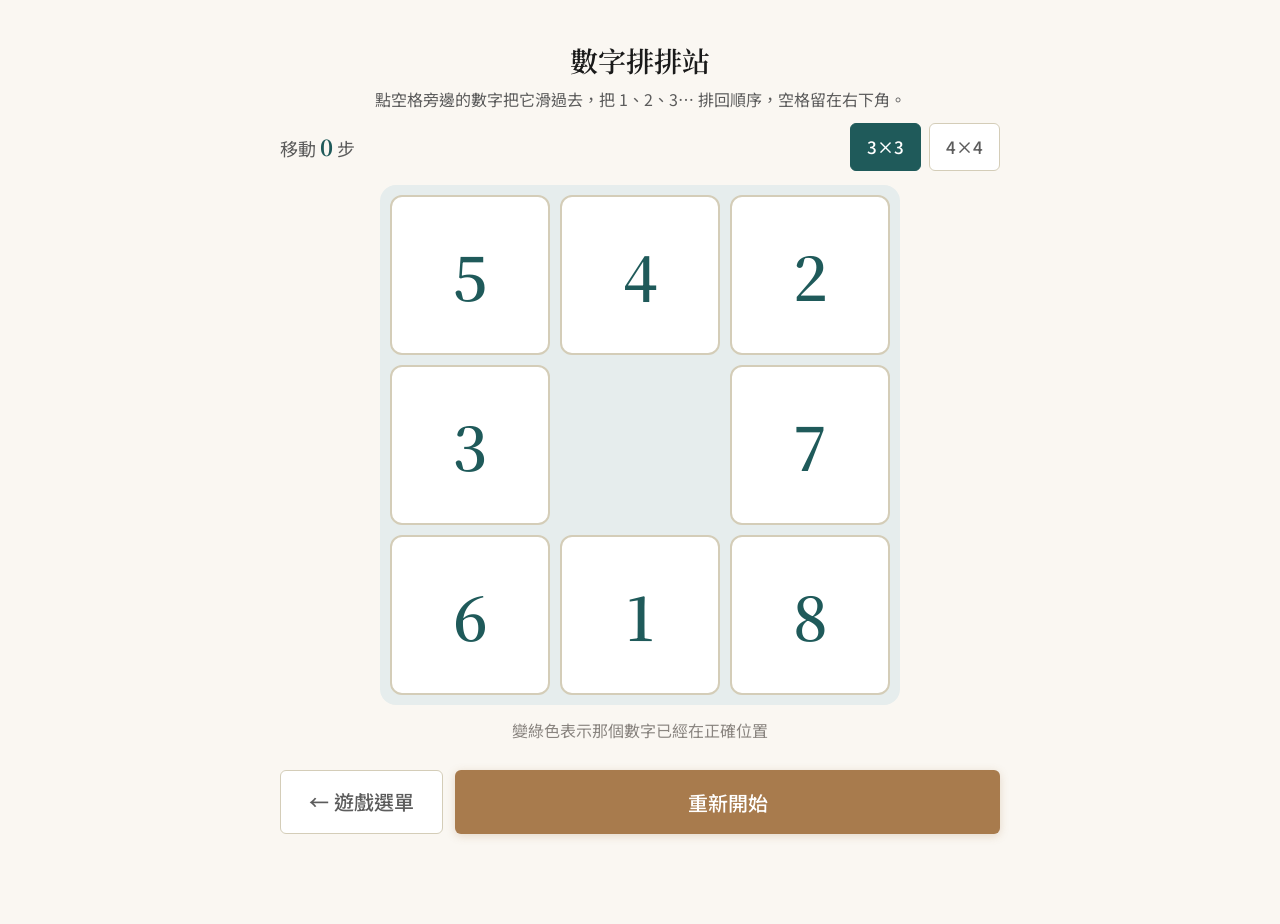
<file: fun/slide.html>
<!DOCTYPE html>
<html lang="zh-TW">
<head>
<meta charset="UTF-8">
<meta name="viewport" content="width=device-width, initial-scale=1.0, maximum-scale=1.0, user-scalable=no">
<meta name="apple-mobile-web-app-capable" content="yes">
<meta name="robots" content="noindex">
<link rel="manifest" href="../manifest.json">
<link rel="apple-touch-icon" href="../icons/icon-180.png">
<meta name="theme-color" content="#1F5A5A">
<title>數字排排站</title>
<link href="https://fonts.googleapis.com/css2?family=Noto+Sans+TC:wght@400;500;600&family=Noto+Serif+TC:wght@600&display=swap" rel="stylesheet">
<link rel="stylesheet" href="../_shared/pms.css">
<style>
  .container { max-width: 760px; }
  .top { display: flex; justify-content: space-between; align-items: center; gap: 10px; margin: 6px 0 14px; }
  .top .stat { font-size: 18px; color: var(--ink-soft); }
  .top .stat b { color: var(--teal); font-family: var(--font-serif); font-size: 22px; }
  .lvl { display: flex; gap: 8px; }
  .lvl button { min-height: 48px; padding: 6px 16px; font-size: 17px; }
  .lvl button.sel { background: var(--teal); color: #fff; border-color: var(--teal); }
  #board { display: grid; gap: 10px; width: min(92vw, 520px); margin: 0 auto; background: var(--teal-soft); padding: 10px; border-radius: 16px; }
  .t { aspect-ratio: 1; border-radius: 12px; background: var(--paper); border: 2px solid var(--border-strong); display: flex; align-items: center; justify-content: center; font-family: var(--font-serif); font-size: clamp(32px, 9vw, 60px); font-weight: 600; color: var(--teal); cursor: pointer; user-select: none; -webkit-tap-highlight-color: transparent; touch-action: manipulation; transition: transform .12s; }
  .t.empty { background: transparent; border-color: transparent; cursor: default; }
  .t.ok { color: var(--success); border-color: #CFE0D4; }
  .t.can:active { transform: scale(.95); }
  .goal { text-align: center; font-size: 16px; color: var(--ink-faint); margin-top: 12px; }
  .win { text-align: center; padding: 30px 10px; }
  .win h2 { font-family: var(--font-serif); font-size: 30px; color: var(--teal); margin-bottom: 8px; }
</style>
</head>
<body>
<div class="container">
  <div class="header" style="padding:10px 0 4px"><h1 style="font-size:28px">數字排排站</h1><p class="sub">點空格旁邊的數字把它滑過去，把 1、2、3… 排回順序，空格留在右下角。</p></div>
  <div class="top">
    <div class="stat">移動 <b id="moves">0</b> 步</div>
    <div class="lvl">
      <button class="btn btn-ghost sel" data-l="3" onclick="setLevel(3)">3×3</button>
      <button class="btn btn-ghost" data-l="4" onclick="setLevel(4)">4×4</button>
    </div>
  </div>
  <div id="board"></div>
  <div class="goal">變綠色表示那個數字已經在正確位置</div>
  <div id="win" class="win" style="display:none">
    <h2>排好了！</h2>
    <p class="muted" id="winMsg"></p>
    <div class="nav" style="justify-content:center"><button class="btn btn-primary btn-xl" onclick="start()">再玩一局</button></div>
  </div>
  <div class="nav"><a class="btn btn-ghost" href="index.html">← 遊戲選單</a><button class="btn btn-gold" onclick="start()">重新開始</button></div>
</div>
<script src="../_shared/config.js"></script>
<script src="../_shared/core.js"></script>
<script>
const { $, funLogger } = COG;
let N = 3, tiles = [], moves = 0, t0 = 0;
const log = funLogger('數字排排站');
try { N = parseInt(localStorage.getItem('fun-slide-n')) || 3; } catch (e) {}

function setLevel(n) { N = n; try { localStorage.setItem('fun-slide-n', n); } catch (e) {} document.querySelectorAll('.lvl button').forEach(b => b.classList.toggle('sel', +b.dataset.l === n)); start(); }
function start() {
  // 從完成狀態隨機走若干步打亂，保證一定可解、且不會太難
  tiles = Array.from({ length: N * N }, (_, i) => (i + 1) % (N * N));
  let empty = N * N - 1, last = -1;
  const steps = N === 3 ? 40 : 90;
  for (let s = 0; s < steps; s++) {
    const nb = neighbors(empty).filter(i => i !== last);
    const pick = nb[Math.floor(Math.random() * nb.length)];
    [tiles[empty], tiles[pick]] = [tiles[pick], tiles[empty]]; last = empty; empty = pick;
  }
  if (solved()) return start();
  moves = 0; t0 = Date.now(); $('moves').textContent = 0; $('win').style.display = 'none'; $('board').style.display = 'grid';
  render();
}
function neighbors(i) { const r = Math.floor(i / N), c = i % N, out = []; if (r > 0) out.push(i - N); if (r < N - 1) out.push(i + N); if (c > 0) out.push(i - 1); if (c < N - 1) out.push(i + 1); return out; }
function solved() { return tiles.every((v, i) => v === (i + 1) % (N * N)); }
function render() {
  const empty = tiles.indexOf(0), can = neighbors(empty);
  const b = $('board'); b.style.gridTemplateColumns = `repeat(${N}, 1fr)`;
  b.innerHTML = tiles.map((v, i) => v === 0 ? `<div class="t empty"></div>` : `<div class="t ${v === i + 1 ? 'ok' : ''} ${can.includes(i) ? 'can' : ''}" onclick="tap(${i})">${v}</div>`).join('');
}
function tap(i) {
  const empty = tiles.indexOf(0);
  // 允許點同一列／行上隔著幾格的數字，一次推過去（對長者比較直覺）
  const r = Math.floor(i / N), c = i % N, er = Math.floor(empty / N), ec = empty % N;
  if (r !== er && c !== ec) return;
  const step = r === er ? (i < empty ? 1 : -1) : (i < empty ? N : -N);
  let e = empty;
  while (e !== i) { tiles[e] = tiles[e - step]; e -= step; }
  tiles[i] = 0; moves++; $('moves').textContent = moves; render();
  if (solved()) { log.round(); $('board').style.display = 'none'; $('winMsg').textContent = '共 ' + moves + ' 步，用時 ' + COG.fmtTime((Date.now() - t0) / 1000) + '。'; $('win').style.display = 'block'; }
}
document.querySelectorAll('.lvl button').forEach(b => b.classList.toggle('sel', +b.dataset.l === N));
start();
</script>
</body>
</html>
</file>
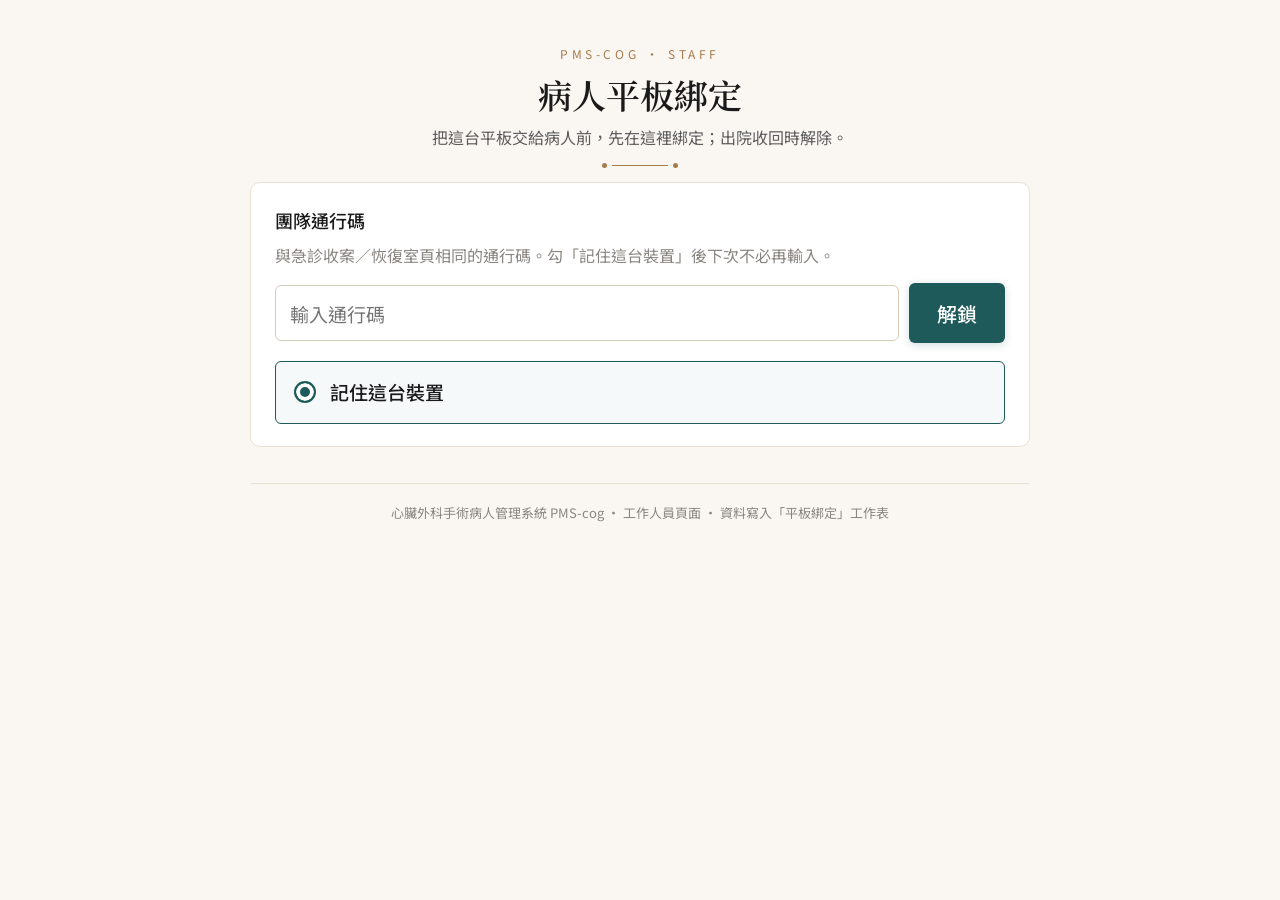
<file: staff/bind.html>
<!DOCTYPE html>
<html lang="zh-TW">
<head>
<meta charset="UTF-8">
<meta name="viewport" content="width=device-width, initial-scale=1.0">
<meta name="robots" content="noindex">
<link rel="manifest" href="../manifest.json">
<link rel="apple-touch-icon" href="../icons/icon-180.png">
<meta name="theme-color" content="#1F5A5A">
<title>平板綁定 — 工作人員</title>
<link href="https://fonts.googleapis.com/css2?family=Noto+Sans+TC:wght@400;500;600&family=Noto+Serif+TC:wght@600&display=swap" rel="stylesheet">
<link rel="stylesheet" href="../_shared/pms.css">
<style>
  body { font-size: 17px; }
  .card .label { font-size: 18px; }
  .row { display: flex; gap: 10px; align-items: center; }
  .row .text { flex: 1; }
  .pt { display: flex; align-items: center; gap: 12px; padding: 12px 14px; border: 1px solid var(--border); border-radius: var(--radius); margin-bottom: 8px; background: var(--paper); }
  .pt .info { flex: 1; font-size: 16px; }
  .pt .info b { font-size: 18px; }
  .pt .info small { color: var(--ink-faint); display: block; }
  .pt .btn { min-height: 48px; padding: 8px 18px; font-size: 16px; }
  .state { background: var(--teal-tint); border: 1px solid #C9D6D6; border-radius: var(--radius-card); padding: 18px 22px; margin-bottom: 16px; }
  .state h3 { font-family: var(--font-serif); color: var(--teal); font-size: 20px; margin-bottom: 8px; }
  .state dl { display: grid; grid-template-columns: 110px 1fr; gap: 4px 10px; font-size: 16px; }
  .state dt { color: var(--ink-faint); }
  .phase { display: flex; gap: 8px; flex-wrap: wrap; margin-top: 10px; }
  .phase button { min-height: 46px; padding: 6px 14px; font-size: 16px; }
  .phase button.sel { background: var(--teal); color: #fff; border-color: var(--teal); }
  .small { font-size: 14px; color: var(--ink-faint); }
  table { width: 100%; border-collapse: collapse; font-size: 15px; }
  td, th { padding: 8px 6px; border-bottom: 1px solid var(--border); text-align: left; }
  th { color: var(--ink-faint); font-weight: 500; }
</style>
</head>
<body>
<div class="container">
  <div class="header">
    <div class="tag">PMS-cog · Staff</div>
    <h1>病人平板綁定</h1>
    <p class="sub">把這台平板交給病人前，先在這裡綁定；出院收回時解除。</p>
    <div class="divider"></div>
  </div>

  <div id="alert" class="alert"></div>

  <!-- 通行碼 -->
  <div class="card" id="keyCard">
    <div class="label">團隊通行碼</div>
    <div class="hint">與急診收案／恢復室頁相同的通行碼。勾「記住這台裝置」後下次不必再輸入。</div>
    <div class="row">
      <input class="text" id="key" type="password" autocapitalize="off" autocomplete="off" placeholder="輸入通行碼" onkeydown="if(event.key==='Enter')unlock()">
      <button class="btn btn-primary" onclick="unlock()">解鎖</button>
    </div>
    <label class="opt mt" id="rememberOpt" onclick="toggleRemember(event)"><span class="dot"></span>記住這台裝置</label>
  </div>

  <div id="main" style="display:none">
    <!-- 目前狀態 -->
    <div class="state" id="state"></div>

    <!-- 裝置名稱 -->
    <div class="card">
      <div class="label">這台平板的代號</div>
      <div class="hint">顯示在綁定清單，方便分辨是哪一台（例如 ICU-1、7A-2）。</div>
      <div class="row">
        <input class="text" id="device" type="text" autocomplete="off">
        <button class="btn btn-ghost" onclick="saveDevice()">儲存</button>
      </div>
    </div>

    <!-- 搜尋病人 -->
    <div class="card">
      <div class="label">搜尋病人並綁定</div>
      <div class="hint">輸入姓名（可只打一兩個字），從結果點「綁定這位」。綁定後病人端首頁會自動顯示該做的項目。</div>
      <div class="row">
        <input class="text" id="q" type="search" autocomplete="off" placeholder="姓名" onkeydown="if(event.key==='Enter')search()">
        <button class="btn btn-primary" onclick="search()">搜尋</button>
      </div>
      <div id="results" class="mt"></div>
    </div>

    <!-- 全院使用中清單 -->
    <div class="card">
      <div class="label">目前使用中的平板 <button class="btn btn-ghost" style="min-height:40px;padding:4px 12px;font-size:14px;float:right" onclick="loadList()">重新整理</button></div>
      <div id="list" class="mt small">載入中…</div>
    </div>

    <p class="center mt"><a class="btn btn-gold" href="minicog.html">Mini-Cog 施測紀錄</a>　<a class="btn btn-gold" href="results.html">查看結果</a>　<a class="btn btn-ghost" href="guide.html">操作說明</a>　<a class="btn btn-ghost" href="../index.html">回病人首頁</a></p>
  </div>

  <p class="footer">心臟外科手術病人管理系統 PMS-cog · 工作人員頁面 · 資料寫入「平板綁定」工作表</p>
</div>

<script src="../_shared/config.js"></script>
<script src="../_shared/core.js"></script>
<script>
const { $, jsonp, session, deviceId } = COG;
let KEY = '';
let remember = true;

function alertMsg(type, msg) { const a = $('alert'); a.className = 'alert show ' + type; a.textContent = msg; if (type === 'ok') setTimeout(() => a.classList.remove('show'), 4000); }
function toggleRemember(ev) { ev.preventDefault(); remember = !remember; $('rememberOpt').classList.toggle('sel', remember); }

async function unlock() {
  const k = $('key').value.trim() || session.staffKey();
  if (!k) return alertMsg('err', '請輸入通行碼');
  const btn = document.querySelector('#keyCard .btn-primary'); btn.disabled = true; btn.textContent = '驗證中…';
  const fail = msg => { btn.disabled = false; btn.textContent = '解鎖'; alertMsg('err', msg); $('keyCard').insertAdjacentHTML('beforeend', '<div class="err-msg" style="display:block" id="keyErr">' + msg + '</div>'); const old = document.querySelectorAll('#keyErr'); old.forEach((e, i) => { if (i < old.length - 1) e.remove(); }); };
  try {
    const r = await jsonp({ action: 'role', key: k }, 20000);
    if (!r) return fail('後端沒有回應');
    if (r.error) return fail('後端錯誤：' + r.error);
    if (!r.role) return fail('通行碼不正確（後端回覆 role=null）。請用網址 ?action=role&key=…&callback=cb 測試。');
    KEY = k;
    session.setStaffKey(remember ? k : '');
    $('keyCard').style.display = 'none';
    $('main').style.display = 'block';
    $('device').value = deviceId();
    renderState(); loadList();
  } catch (e) { fail('連線失敗：' + e.message); }
}

function saveDevice() {
  const v = $('device').value.trim();
  if (!v) return;
  try { localStorage.setItem('cog-device', v); } catch (e) {}
  alertMsg('ok', '已儲存裝置代號 ' + v);
}

async function renderState() {
  const box = $('state');
  const token = session.token();
  if (!token) { box.innerHTML = '<h3>這台平板目前沒有綁定病人</h3><p class="small">在下方搜尋病人並綁定。</p>'; return; }
  box.innerHTML = '<h3>查詢中…</h3>';
  const d = await session.lookup();
  if (!d || !d.ok) {
    box.innerHTML = '<h3>綁定已失效</h3><p class="small">' + (d && d.reason === 'offline' ? '目前離線，無法確認。' : '後端已找不到使用中的綁定，請重新綁定。') + '</p>';
    if (d && d.reason === 'unbound') session.clear();
    return;
  }
  const P = COG.PHASE_LABEL;
  box.innerHTML = `
    <h3>已綁定：${d.name}</h3>
    <dl>
      <dt>手術日</dt><dd>${d.surgeryDate || '（尚未排定）'} ${d.surgeryStatus ? '· ' + d.surgeryStatus : ''}</dd>
      <dt>今日時點</dt><dd><b>${d.phase} ${P[d.phase] || ''}</b>${d.pod != null ? '（POD ' + d.pod + '）' : ''}${d.autoPhase ? '' : ' <span class="small">（團隊成員指定）</span>'}</dd>
      <dt>已完成</dt><dd>${[d.done.qor15 ? 'QoR-15' : '', d.done.eq5d ? 'EQ-5D' : '', ...Object.keys(d.done.tests || {})].filter(Boolean).join('、') || '尚無'}</dd>
    </dl>
    <div class="small mt">時點由手術日自動判定（手術前＝T0、POD1–2＝T1、POD3–4＝T2、POD5 起＝T3）。若病人今天還不能配合，或要提早做出院前項目，可手動指定：</div>
    <div class="phase">
      ${['auto', 'T0', 'T1', 'T2', 'T3'].map(ph => `<button class="btn btn-ghost ${(ph === 'auto' ? d.autoPhase : (!d.autoPhase && d.phase === ph)) ? 'sel' : ''}" onclick="setPhase('${ph}')">${ph === 'auto' ? '自動' : ph + ' ' + P[ph]}</button>`).join('')}
    </div>
    <div class="nav">
      <button class="btn btn-danger" onclick="unbind('${token}', true)">解除綁定（出院收回）</button>
    </div>`;
}

async function setPhase(ph) {
  try {
    const r = await jsonp({ action: 'setPhase', key: KEY, token: session.token(), phase: ph === 'auto' ? '' : ph });
    if (r.error) return alertMsg('err', r.error);
    alertMsg('ok', ph === 'auto' ? '已改回自動判定' : '已指定時點 ' + ph);
    renderState();
  } catch (e) { alertMsg('err', '連線失敗：' + e.message); }
}

async function search() {
  const q = $('q').value.trim();
  if (!q) return;
  $('results').innerHTML = '<span class="small">搜尋中…</span>';
  try {
    const r = await jsonp({ action: 'searchPatients', key: KEY, q: q });
    if (r.error) return $('results').innerHTML = '<span class="small">' + (r.error === 'unauthorized' ? '通行碼無效' : r.error) + '</span>';
    if (!r.list.length) return $('results').innerHTML = '<span class="small">找不到符合的病人</span>';
    $('results').innerHTML = r.list.map(p => `
      <div class="pt">
        <div class="info"><b>${p.name}</b> ${p.gender || ''} ${p.age ? p.age + ' 歲' : ''}
          <small>${p.surgery || '（術式未填）'} · 預定 ${p.scheduledDate || '未排'} · ${p.surgeryStatus || ''}</small></div>
        <button class="btn btn-primary" onclick="bind('${p.pk}', this)">綁定這位</button>
      </div>`).join('');
  } catch (e) { $('results').innerHTML = '<span class="small">連線失敗：' + e.message + '</span>'; }
}

async function bind(pk, btn) {
  if (session.token() && !confirm('這台平板已綁定另一位病人，要改綁這位嗎？（舊綁定會解除）')) return;
  btn.disabled = true; btn.textContent = '綁定中…';
  try {
    const r = await jsonp({ action: 'bindTablet', key: KEY, pk: pk, device: deviceId() });
    if (r.error) { alertMsg('err', r.error); btn.disabled = false; btn.textContent = '綁定這位'; return; }
    session.setBinding(r.token, { name: r.name, scheduledDate: r.scheduledDate });
    alertMsg('ok', '已綁定 ' + r.name + '。可以把平板交給病人了。');
    $('results').innerHTML = ''; $('q').value = '';
    renderState(); loadList();
  } catch (e) { alertMsg('err', '連線失敗：' + e.message); btn.disabled = false; btn.textContent = '綁定這位'; }
}

async function unbind(token, isThis) {
  if (!confirm('確定解除綁定？病人之後將無法再用這台平板填寫。')) return;
  try {
    const r = await jsonp({ action: 'unbindTablet', key: KEY, token: token });
    if (r.error) return alertMsg('err', r.error);
    if (isThis || token === session.token()) session.clear();
    alertMsg('ok', '已解除綁定');
    renderState(); loadList();
  } catch (e) { alertMsg('err', '連線失敗：' + e.message); }
}

async function loadList() {
  try {
    const r = await jsonp({ action: 'listTablets', key: KEY });
    if (r.error) return $('list').textContent = r.error;
    if (!r.list.length) return $('list').textContent = '目前沒有使用中的平板。';
    const mine = session.token();
    $('list').innerHTML = '<table><tr><th>裝置</th><th>病人</th><th>手術日</th><th>綁定時間</th><th></th></tr>' +
      r.list.map(b => `<tr${b.token === mine ? ' style="background:var(--teal-tint)"' : ''}><td>${b.device || '—'}${b.token === mine ? '<br><span class="small">（這台）</span>' : ''}</td><td>${b.name}</td><td>${b.scheduledDate || '—'}${b.phaseOverride ? '<br><span class="small">指定 ' + b.phaseOverride + '</span>' : ''}</td><td>${b.bindTime}</td><td><button class="btn btn-danger" style="min-height:40px;padding:4px 12px;font-size:14px" onclick="unbind('${b.token}')">解除</button></td></tr>`).join('') + '</table>';
  } catch (e) { $('list').textContent = '連線失敗：' + e.message; }
}

// 啟動：#k=通行碼 或 已記住 → 直接解鎖
(function init() {
  $('rememberOpt').classList.add('sel');
  const m = location.hash.match(/k=([^&]+)/);
  if (m) $('key').value = decodeURIComponent(m[1]);
  if (m || session.staffKey()) unlock();
})();
</script>
</body>
</html>
</file>
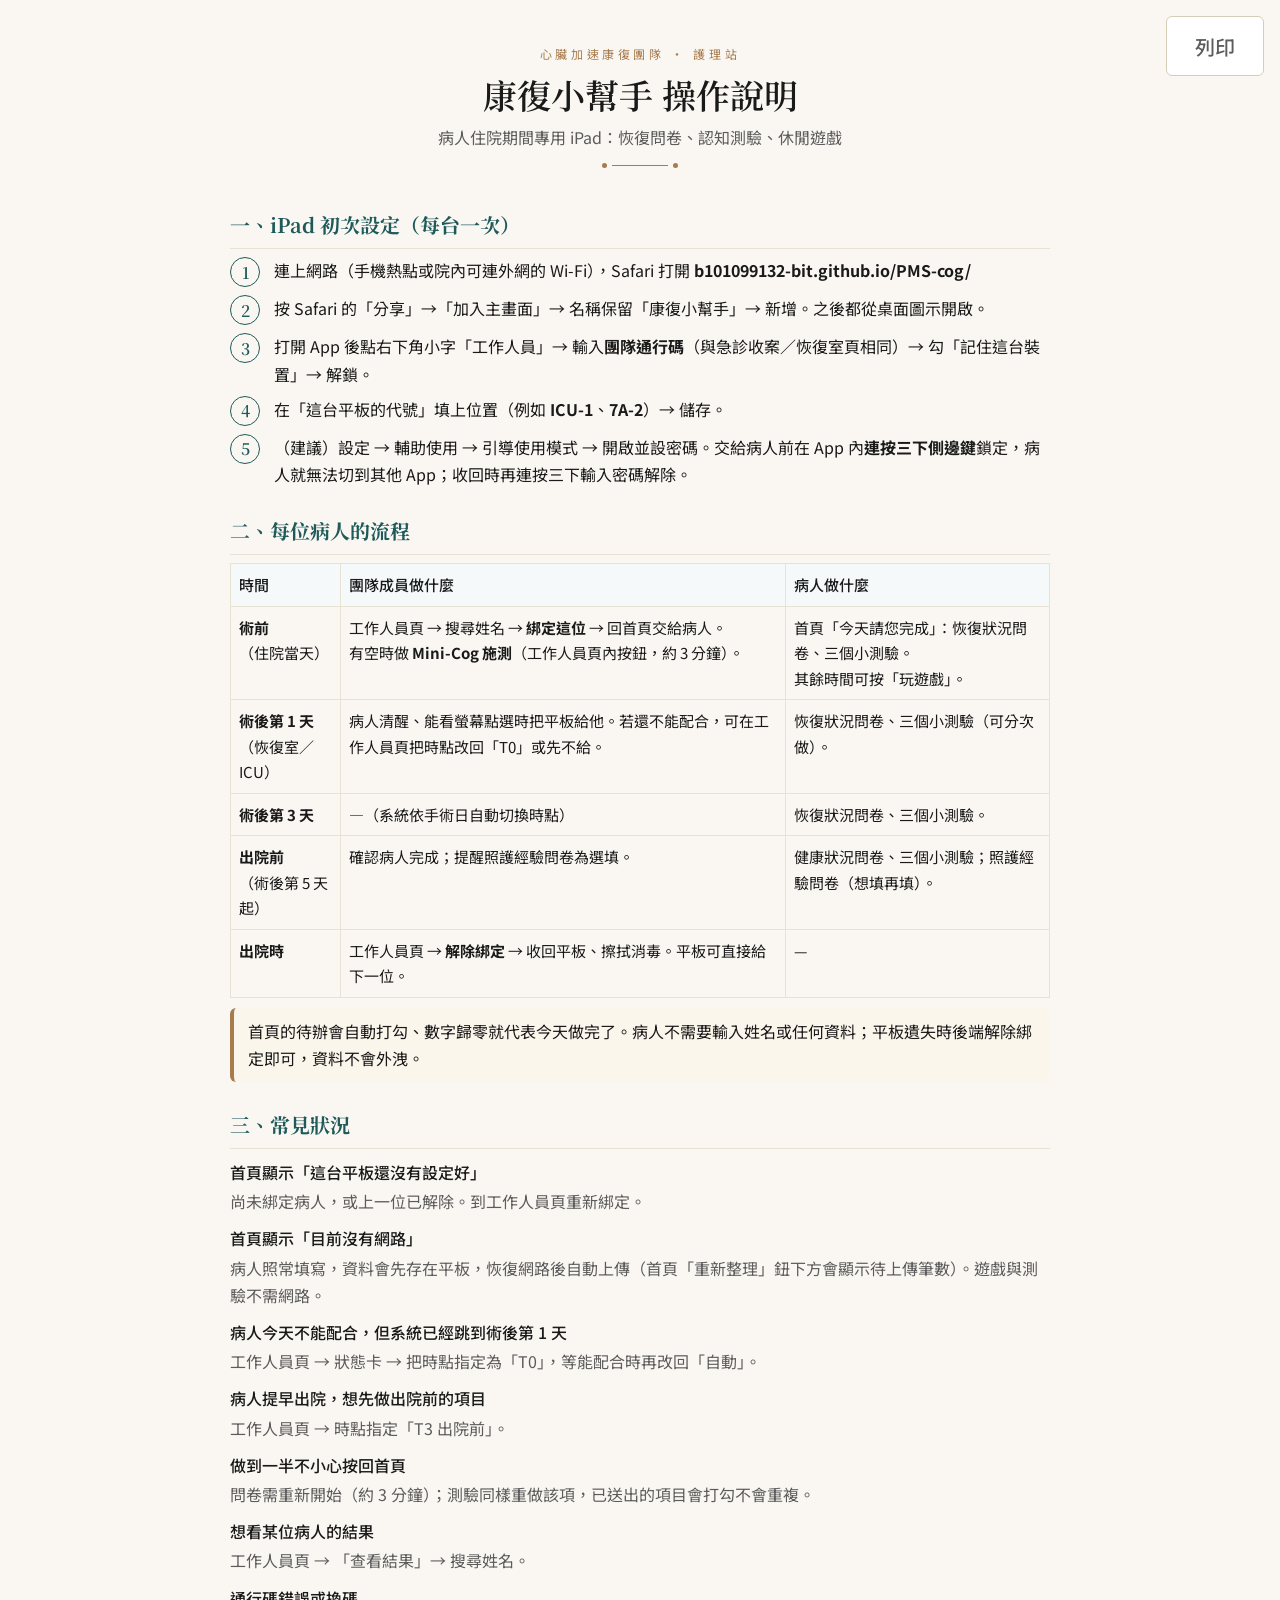
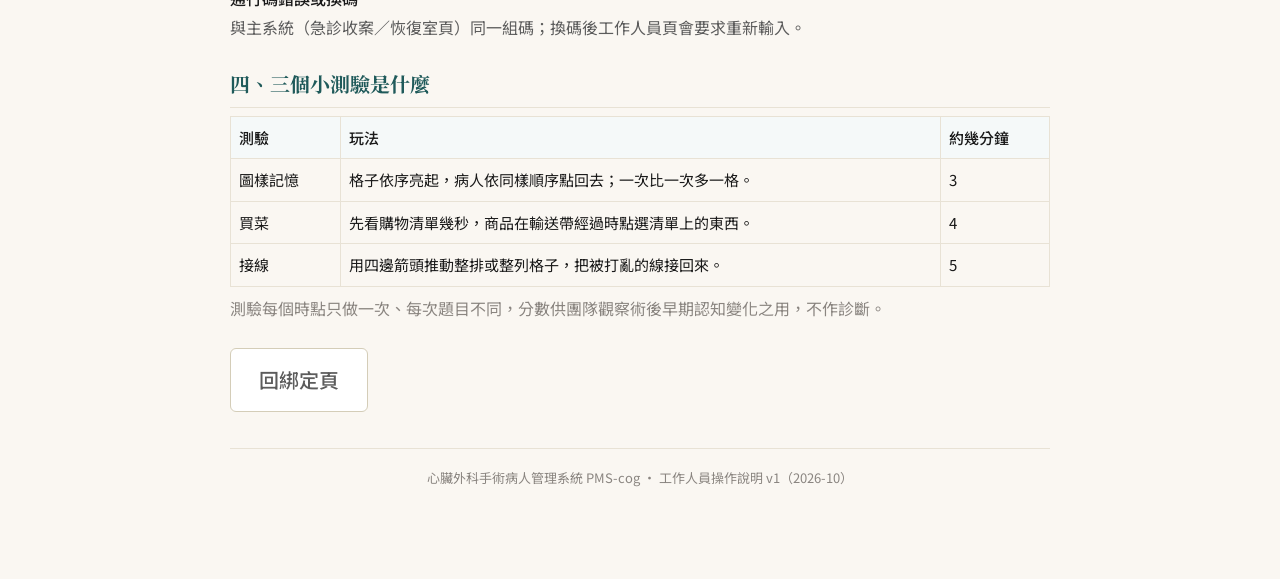
<file: staff/guide.html>
<!DOCTYPE html>
<html lang="zh-TW">
<head>
<meta charset="UTF-8">
<meta name="viewport" content="width=device-width, initial-scale=1.0">
<meta name="robots" content="noindex">
<link rel="manifest" href="../manifest.json">
<link rel="apple-touch-icon" href="../icons/icon-180.png">
<meta name="theme-color" content="#1F5A5A">
<title>康復小幫手 — 護理站操作說明</title>
<link href="https://fonts.googleapis.com/css2?family=Noto+Sans+TC:wght@400;500;600&family=Noto+Serif+TC:wght@600&display=swap" rel="stylesheet">
<link rel="stylesheet" href="../_shared/pms.css">
<style>
  body { font-size: 16px; }
  .container { max-width: 860px; }
  h2 { font-family: var(--font-serif); font-size: 20px; color: var(--teal); margin: 26px 0 8px; padding-bottom: 6px; border-bottom: 1px solid var(--border); }
  ol { padding-left: 24px; } ol li { margin: 6px 0; }
  .step { display: grid; grid-template-columns: 34px 1fr; gap: 10px; align-items: start; margin: 8px 0; }
  .step .n { width: 30px; height: 30px; border-radius: 50%; border: 1.5px solid var(--teal); color: var(--teal); display: flex; align-items: center; justify-content: center; font-family: var(--font-serif); font-weight: 600; }
  table { width: 100%; border-collapse: collapse; font-size: 15px; margin: 8px 0; }
  th, td { padding: 8px; border: 1px solid var(--border); text-align: left; vertical-align: top; }
  th { background: var(--teal-tint); font-weight: 500; }
  .tip { background: var(--gold-tint); border-left: 4px solid var(--gold); padding: 10px 14px; border-radius: var(--radius); margin: 10px 0; }
  .qa dt { font-weight: 500; margin-top: 10px; } .qa dd { margin: 2px 0 0 0; color: var(--ink-soft); }
  .print-btn { position: fixed; right: 16px; top: 16px; }
  @media print { .print-btn, .footer, .nav { display: none; } body { font-size: 13px; background: #fff; } .container { padding: 0; max-width: none; } h2 { page-break-after: avoid; } }
</style>
</head>
<body>
<button class="btn btn-ghost print-btn" onclick="window.print()">列印</button>
<div class="container">
  <div class="header"><div class="tag">心臟加速康復團隊 · 護理站</div><h1>康復小幫手 操作說明</h1><p class="sub">病人住院期間專用 iPad：恢復問卷、認知測驗、休閒遊戲</p><div class="divider"></div></div>

  <h2>一、iPad 初次設定（每台一次）</h2>
  <div class="step"><span class="n">1</span><div>連上網路（手機熱點或院內可連外網的 Wi-Fi），Safari 打開 <b>b101099132-bit.github.io/PMS-cog/</b></div></div>
  <div class="step"><span class="n">2</span><div>按 Safari 的「分享」→「加入主畫面」→ 名稱保留「康復小幫手」→ 新增。之後都從桌面圖示開啟。</div></div>
  <div class="step"><span class="n">3</span><div>打開 App 後點右下角小字「工作人員」→ 輸入<b>團隊通行碼</b>（與急診收案／恢復室頁相同）→ 勾「記住這台裝置」→ 解鎖。</div></div>
  <div class="step"><span class="n">4</span><div>在「這台平板的代號」填上位置（例如 <b>ICU-1</b>、<b>7A-2</b>）→ 儲存。</div></div>
  <div class="step"><span class="n">5</span><div>（建議）設定 → 輔助使用 → 引導使用模式 → 開啟並設密碼。交給病人前在 App 內<b>連按三下側邊鍵</b>鎖定，病人就無法切到其他 App；收回時再連按三下輸入密碼解除。</div></div>

  <h2>二、每位病人的流程</h2>
  <table>
    <tr><th style="width:110px">時間</th><th>團隊成員做什麼</th><th>病人做什麼</th></tr>
    <tr><td><b>術前</b><br>（住院當天）</td><td>工作人員頁 → 搜尋姓名 → <b>綁定這位</b> → 回首頁交給病人。<br>有空時做 <b>Mini-Cog 施測</b>（工作人員頁內按鈕，約 3 分鐘）。</td><td>首頁「今天請您完成」：恢復狀況問卷、三個小測驗。<br>其餘時間可按「玩遊戲」。</td></tr>
    <tr><td><b>術後第 1 天</b><br>（恢復室／ICU）</td><td>病人清醒、能看螢幕點選時把平板給他。若還不能配合，可在工作人員頁把時點改回「T0」或先不給。</td><td>恢復狀況問卷、三個小測驗（可分次做）。</td></tr>
    <tr><td><b>術後第 3 天</b></td><td>—（系統依手術日自動切換時點）</td><td>恢復狀況問卷、三個小測驗。</td></tr>
    <tr><td><b>出院前</b><br>（術後第 5 天起）</td><td>確認病人完成；提醒照護經驗問卷為選填。</td><td>健康狀況問卷、三個小測驗；照護經驗問卷（想填再填）。</td></tr>
    <tr><td><b>出院時</b></td><td>工作人員頁 → <b>解除綁定</b> → 收回平板、擦拭消毒。平板可直接給下一位。</td><td>—</td></tr>
  </table>
  <div class="tip">首頁的待辦會自動打勾、數字歸零就代表今天做完了。病人不需要輸入姓名或任何資料；平板遺失時後端解除綁定即可，資料不會外洩。</div>

  <h2>三、常見狀況</h2>
  <dl class="qa">
    <dt>首頁顯示「這台平板還沒有設定好」</dt><dd>尚未綁定病人，或上一位已解除。到工作人員頁重新綁定。</dd>
    <dt>首頁顯示「目前沒有網路」</dt><dd>病人照常填寫，資料會先存在平板，恢復網路後自動上傳（首頁「重新整理」鈕下方會顯示待上傳筆數）。遊戲與測驗不需網路。</dd>
    <dt>病人今天不能配合，但系統已經跳到術後第 1 天</dt><dd>工作人員頁 → 狀態卡 → 把時點指定為「T0」，等能配合時再改回「自動」。</dd>
    <dt>病人提早出院，想先做出院前的項目</dt><dd>工作人員頁 → 時點指定「T3 出院前」。</dd>
    <dt>做到一半不小心按回首頁</dt><dd>問卷需重新開始（約 3 分鐘）；測驗同樣重做該項，已送出的項目會打勾不會重複。</dd>
    <dt>想看某位病人的結果</dt><dd>工作人員頁 → 「查看結果」→ 搜尋姓名。</dd>
    <dt>通行碼錯誤或換碼</dt><dd>與主系統（急診收案／恢復室頁）同一組碼；換碼後工作人員頁會要求重新輸入。</dd>
  </dl>

  <h2>四、三個小測驗是什麼</h2>
  <table>
    <tr><th style="width:110px">測驗</th><th>玩法</th><th>約幾分鐘</th></tr>
    <tr><td>圖樣記憶</td><td>格子依序亮起，病人依同樣順序點回去；一次比一次多一格。</td><td>3</td></tr>
    <tr><td>買菜</td><td>先看購物清單幾秒，商品在輸送帶經過時點選清單上的東西。</td><td>4</td></tr>
    <tr><td>接線</td><td>用四邊箭頭推動整排或整列格子，把被打亂的線接回來。</td><td>5</td></tr>
  </table>
  <p class="small muted">測驗每個時點只做一次、每次題目不同，分數供團隊觀察術後早期認知變化之用，不作診斷。</p>

  <div class="nav"><a class="btn btn-ghost" href="bind.html">回綁定頁</a></div>
  <p class="footer">心臟外科手術病人管理系統 PMS-cog · 工作人員操作說明 v1（2026-10）</p>
</div>
</body>
</html>
</file>
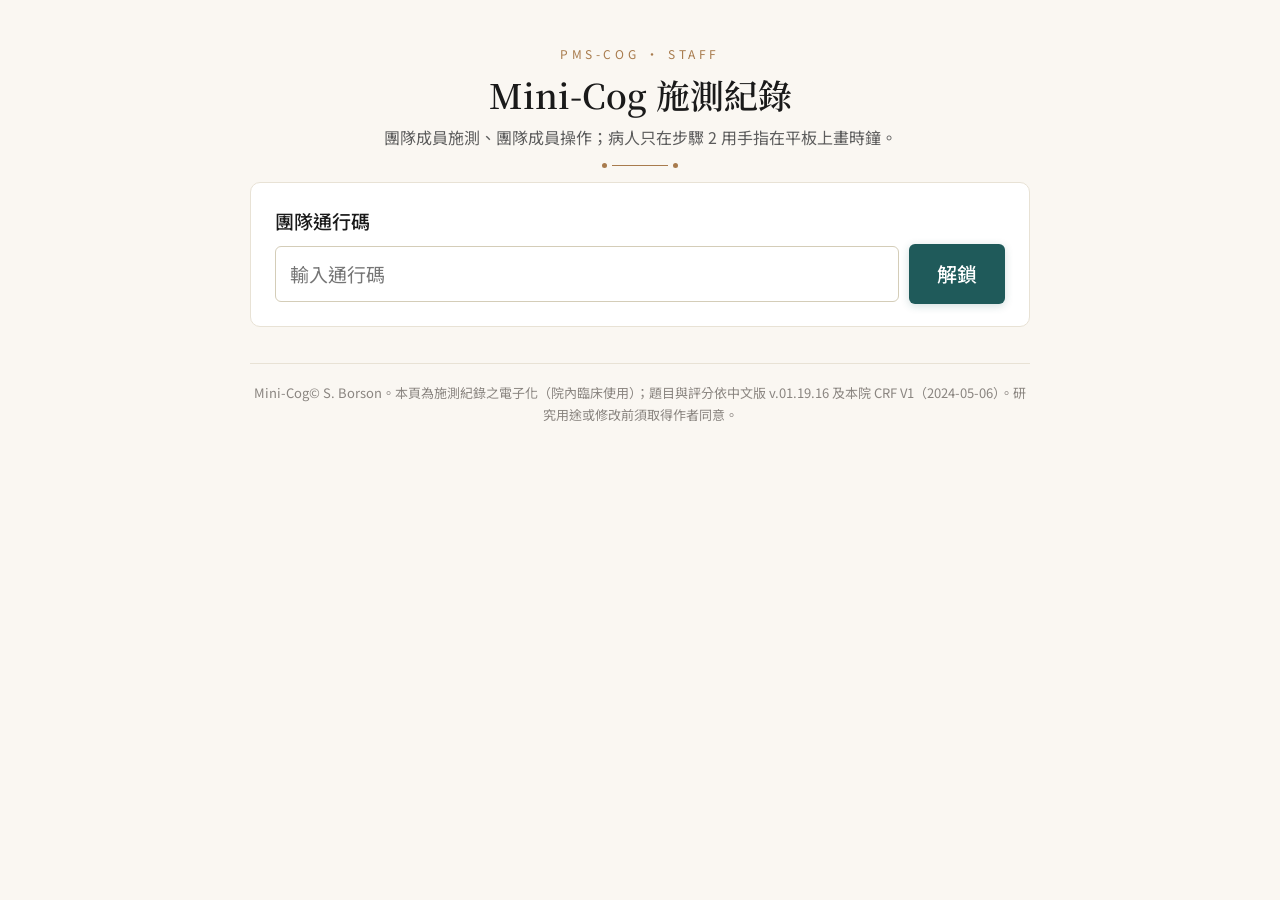
<file: staff/minicog.html>
<!DOCTYPE html>
<html lang="zh-TW">
<head>
<meta charset="UTF-8">
<meta name="viewport" content="width=device-width, initial-scale=1.0, maximum-scale=1.0, user-scalable=no">
<meta name="apple-mobile-web-app-capable" content="yes">
<meta name="robots" content="noindex">
<link rel="manifest" href="../manifest.json">
<link rel="apple-touch-icon" href="../icons/icon-180.png">
<meta name="theme-color" content="#1F5A5A">
<title>Mini-Cog 施測 — 工作人員</title>
<link href="https://fonts.googleapis.com/css2?family=Noto+Sans+TC:wght@400;500;600&family=Noto+Serif+TC:wght@600&display=swap" rel="stylesheet">
<link rel="stylesheet" href="../_shared/pms.css">
<style>
  body { font-size: 17px; }
  .card .label { font-size: 19px; }
  .row { display: flex; gap: 10px; align-items: center; flex-wrap: wrap; }
  .row .text { flex: 1; min-width: 160px; }
  .say { background: var(--gold-tint); border-left: 4px solid var(--gold); padding: 12px 16px; border-radius: var(--radius); font-size: 18px; margin: 10px 0; }
  .words { display: grid; grid-template-columns: repeat(3, 1fr); gap: 10px; margin: 10px 0; }
  .words .w { text-align: center; font-size: 30px; font-family: var(--font-serif); padding: 14px; background: var(--paper); border: 2px solid var(--gold); border-radius: 12px; }
  .ver { display: flex; gap: 6px; flex-wrap: wrap; }
  .ver button { min-height: 44px; padding: 4px 14px; font-size: 16px; }
  .ver button.sel { background: var(--teal); color: #fff; border-color: var(--teal); }
  .clockwrap { position: relative; width: min(92vw, 520px); aspect-ratio: 1; margin: 10px auto; background: #fff; border-radius: 16px; border: 1px solid var(--border); touch-action: none; }
  .clockwrap canvas { position: absolute; inset: 0; width: 100%; height: 100%; border-radius: 16px; }
  .tools { display: flex; justify-content: center; gap: 10px; margin: 8px 0; }
  .tools .btn { min-height: 48px; padding: 6px 18px; font-size: 16px; }
  .recall { display: grid; grid-template-columns: repeat(3, 1fr); gap: 10px; }
  .recall .opt { justify-content: center; font-size: 22px; }
  .score { display: grid; grid-template-columns: 1fr auto; gap: 8px 14px; font-size: 18px; align-items: center; }
  .score .big { font-family: var(--font-serif); font-size: 34px; color: var(--teal); }
  .pt { display: flex; align-items: center; gap: 12px; padding: 12px 14px; border: 1px solid var(--border); border-radius: var(--radius); margin-bottom: 8px; background: var(--paper); }
  .pt .info { flex: 1; font-size: 16px; } .pt .info b { font-size: 18px; } .pt .info small { color: var(--ink-faint); display: block; }
  .pt .btn { min-height: 44px; padding: 6px 16px; font-size: 16px; }
  .small { font-size: 14px; color: var(--ink-faint); }
  .step { font-family: var(--font-serif); color: var(--gold); font-size: 15px; letter-spacing: .1em; }
</style>
</head>
<body>
<div class="container">
  <div class="header"><div class="tag">PMS-cog · Staff</div><h1>Mini-Cog 施測紀錄</h1><p class="sub">團隊成員施測、團隊成員操作；病人只在步驟 2 用手指在平板上畫時鐘。</p><div class="divider"></div></div>
  <div id="alert" class="alert"></div>

  <div class="card" id="keyCard">
    <div class="label">團隊通行碼</div>
    <div class="row"><input class="text" id="key" type="password" autocapitalize="off" autocomplete="off" placeholder="輸入通行碼" onkeydown="if(event.key==='Enter')unlock()"><button class="btn btn-primary" onclick="unlock()">解鎖</button></div>
  </div>

  <div id="main" style="display:none">
    <!-- 病人 -->
    <div class="card">
      <div class="label">病人</div>
      <div id="boundInfo" class="small"></div>
      <div class="row mt"><input class="text" id="q" type="search" placeholder="或輸入姓名搜尋其他病人" onkeydown="if(event.key==='Enter')search()"><button class="btn btn-ghost" onclick="search()">搜尋</button></div>
      <div id="results" class="mt"></div>
      <div class="notice" id="chosen" style="display:none"></div>
    </div>

    <!-- 步驟 1 -->
    <div class="card">
      <div class="step">步驟 1</div><div class="label">三個名詞記憶</div>
      <div class="hint">名詞版本（重複施測請換版）：</div>
      <div class="ver" id="ver"></div>
      <div class="say">「請仔細聽清楚，我等一下會說出三個名詞，請馬上複誦給我聽，然後儘量背下來。這三個名詞是：」</div>
      <div class="words" id="words"></div>
      <div class="hint">「請馬上複誦。」如果當事人複誦失敗三次，直接進入步驟 2。</div>
      <label class="opt" id="fail3" onclick="toggle(this)"><span class="dot"></span>複誦失敗三次</label>
    </div>

    <!-- 步驟 2 -->
    <div class="card">
      <div class="step">步驤 2</div><div class="label">畫時鐘（病人用手指畫）</div>
      <div class="say">「接下來我要請你畫時鐘。首先把時鐘上該有的數字全都寫下來。」完成後：「現在把指針設在 11 點 10 分。」</div>
      <div class="hint">必要時重複說明（這不是記憶測驗）。三分鐘內畫不完就進入步驟 3。</div>
      <div class="clockwrap" id="clockwrap"><canvas id="bg"></canvas><canvas id="ink"></canvas></div>
      <div class="tools"><button class="btn btn-ghost" onclick="undo()">復原一筆</button><button class="btn btn-ghost" onclick="clearInk()">全部清除</button><span class="small" id="clockTimer" style="align-self:center"></span></div>
      <div class="hint">評分（0 或 2 分）：所有數字都有、順序正確、位置約略正確（12、3、6、9 在上下左右）、無漏無重複；指針指向 11 和 2。畫不出來或拒畫＝0。</div>
      <div class="options">
        <div class="opt" data-clock="2" onclick="pickClock(2, this)"><span class="dot"></span>正常時鐘（2 分）</div>
        <div class="opt" data-clock="0" onclick="pickClock(0, this)"><span class="dot"></span>異常／畫不出來（0 分）</div>
      </div>
    </div>

    <!-- 步驟 3 -->
    <div class="card">
      <div class="step">步驟 3</div><div class="label">三個名詞回憶</div>
      <div class="say">「我要你背下來的三個名詞是什麼？」</div>
      <div class="hint">不需提示就能自動記起的名詞，請點選：</div>
      <div class="recall" id="recall"></div>
    </div>

    <!-- 評分與送出 -->
    <div class="card">
      <div class="label">評分</div>
      <div class="score">
        <span>名詞回憶（0–3）</span><span class="big" id="sRecall">0</span>
        <span>畫時鐘（0 或 2）</span><span class="big" id="sClock">–</span>
        <span><b>總分（0–5）</b></span><span class="big" id="sTotal">–</span>
      </div>
      <div class="hint mt">總分 &lt; 3 可視為失智篩檢陽性；若希望更敏感，以 &lt; 4 為分界點建議進一步評估。</div>
      <div class="row mt"><input class="text" id="examiner" placeholder="施測者（姓名或代號）"><input class="text" id="note" placeholder="備註（選填）"></div>
      <div class="nav"><a class="btn btn-ghost" href="bind.html">回綁定頁</a><button class="btn btn-gold" id="submitBtn" onclick="submitAll()">儲存紀錄 ✓</button></div>
    </div>
  </div>
  <p class="footer">Mini-Cog© S. Borson。本頁為施測紀錄之電子化（院內臨床使用）；題目與評分依中文版 v.01.19.16 及本院 CRF V1（2024-05-06）。研究用途或修改前須取得作者同意。</p>
</div>

<script src="../_shared/config.js"></script>
<script src="../_shared/core.js"></script>
<script>
const { $, jsonp, session, submit } = COG;
const WORDS = [['香蕉','朝陽','椅子'],['領袖','季節','桌子'],['村莊','廚房','嬰兒'],['河流','國家','手指'],['船長','花園','照片'],['女兒','天堂','高山']];
let KEY = '', ver = Math.floor(Math.random() * 6), patient = null, recall = [false, false, false], clockScore = null, strokes = [], cur = null, clockStart = null, timerId = null;

function alertMsg(type, msg) { const a = $('alert'); a.className = 'alert show ' + type; a.textContent = msg; if (type === 'ok') setTimeout(() => a.classList.remove('show'), 5000); }
function toggle(el) { el.classList.toggle('sel'); }
async function unlock() {
  const k = $('key').value.trim() || session.staffKey();
  if (!k) return alertMsg('err', '請輸入通行碼');
  const btn = document.querySelector('#keyCard .btn-primary'); btn.disabled = true; btn.textContent = '驗證中…';
  const fail = msg => { btn.disabled = false; btn.textContent = '解鎖'; alertMsg('err', msg); $('keyCard').insertAdjacentHTML('beforeend', '<div class="err-msg" style="display:block" id="keyErr">' + msg + '</div>'); const old = document.querySelectorAll('#keyErr'); old.forEach((e, i) => { if (i < old.length - 1) e.remove(); }); };
  try {
    const r = await jsonp({ action: 'role', key: k }, 20000);
    if (!r) return fail('後端沒有回應');
    if (r.error) return fail('後端錯誤：' + r.error);
    if (!r.role) return fail('通行碼不正確（後端回覆 role=null）。請用網址 ?action=role&key=…&callback=cb 測試。');
    KEY = k; session.setStaffKey(k);
    $('keyCard').style.display = 'none'; $('main').style.display = 'block';
    renderVer(); renderRecall(); initCanvas(); loadBound();
  } catch (e) { fail('連線失敗：' + e.message); }
}
async function loadBound() {
  if (!session.token()) { $('boundInfo').textContent = '這台平板目前沒有綁定病人，請用下方搜尋選擇。'; return; }
  let d = null;
  try { d = await jsonp({ action: 'lookupTablet', token: session.token(), key: KEY }, 20000); } catch (e) {}
  if (d && d.ok && d.pk) { window._bound = d; $('boundInfo').innerHTML = '這台平板綁定的病人：<b>' + (d.fullName || d.name) + '</b>（預定手術 ' + (d.surgeryDate || '未排') + '）　<button class="btn btn-primary" style="min-height:40px;padding:4px 14px;font-size:15px" onclick="useBound()">就是這位</button>'; }
  else $('boundInfo').textContent = '這台平板目前沒有有效綁定，請用下方搜尋選擇。';
}
function useBound() { const d = window._bound; choose({ pk: d.pk, name: d.fullName || d.name, gender: d.gender, age: d.age, scheduledDate: d.surgeryDate }); }
async function search() {
  const q = $('q').value.trim(); if (!q) return;
  $('results').innerHTML = '<span class="small">搜尋中…</span>';
  try {
    const r = await jsonp({ action: 'searchPatients', key: KEY, q });
    if (r.error) return $('results').innerHTML = '<span class="small">' + r.error + '</span>';
    if (!r.list.length) return $('results').innerHTML = '<span class="small">找不到</span>';
    $('results').innerHTML = r.list.map(p => `<div class="pt"><div class="info"><b>${p.name}</b> ${p.gender || ''} ${p.age ? p.age + ' 歲' : ''}<small>${p.surgery || ''} · 預定 ${p.scheduledDate || '未排'} · ${p.surgeryStatus || ''}</small></div><button class="btn btn-primary" onclick='choose(${JSON.stringify(p).replace(/'/g, "&#39;")})'>選這位</button></div>`).join('');
  } catch (e) { $('results').innerHTML = '<span class="small">連線失敗：' + e.message + '</span>'; }
}
function choose(p) { patient = p; $('results').innerHTML = ''; $('q').value = ''; $('chosen').style.display = 'block'; $('chosen').innerHTML = '施測對象：<strong>' + p.name + '</strong>（' + (p.gender || '') + ' ' + (p.age ? p.age + ' 歲' : '') + '，預定手術 ' + (p.scheduledDate || '未排') + '）'; }

function renderVer() {
  $('ver').innerHTML = WORDS.map((_, i) => `<button class="btn btn-ghost ${i === ver ? 'sel' : ''}" onclick="setVer(${i})">第 ${i + 1} 版</button>`).join('');
  $('words').innerHTML = WORDS[ver].map(w => `<div class="w">${w}</div>`).join('');
}
function setVer(i) { ver = i; recall = [false, false, false]; renderVer(); renderRecall(); }
function renderRecall() {
  $('recall').innerHTML = WORDS[ver].map((w, i) => `<div class="opt ${recall[i] ? 'sel' : ''}" onclick="toggleRecall(${i}, this)"><span class="dot"></span>${w}</div>`).join('');
  score();
}
function toggleRecall(i, el) { recall[i] = !recall[i]; el.classList.toggle('sel', recall[i]); score(); }
function pickClock(v, el) { clockScore = v; document.querySelectorAll('[data-clock]').forEach(o => o.classList.remove('sel')); el.classList.add('sel'); score(); }
function score() {
  const r = recall.filter(Boolean).length;
  $('sRecall').textContent = r; $('sClock').textContent = clockScore == null ? '–' : clockScore;
  $('sTotal').textContent = clockScore == null ? '–' : r + clockScore;
}

// ---- 畫時鐘 canvas ----
let bg, ink, ctx, W;
function initCanvas() {
  bg = $('bg'); ink = $('ink'); const wrap = $('clockwrap');
  const dpr = window.devicePixelRatio || 1; W = wrap.clientWidth;
  [bg, ink].forEach(c => { c.width = W * dpr; c.height = W * dpr; c.getContext('2d').scale(dpr, dpr); });
  const b = bg.getContext('2d'); b.clearRect(0, 0, W, W); b.strokeStyle = '#8A8580'; b.lineWidth = 3; b.beginPath(); b.arc(W / 2, W / 2, W * 0.42, 0, Math.PI * 2); b.stroke();
  ctx = ink.getContext('2d'); ctx.lineCap = 'round'; ctx.lineJoin = 'round'; ctx.strokeStyle = '#1A1A1A'; ctx.lineWidth = 4;
  const pos = ev => { const r = ink.getBoundingClientRect(); const p = ev.touches ? ev.touches[0] : ev; return [(p.clientX - r.left) * (W / r.width), (p.clientY - r.top) * (W / r.height)]; };
  const down = ev => { ev.preventDefault(); if (!clockStart) startClockTimer(); cur = [pos(ev)]; };
  const move = ev => { if (!cur) return; ev.preventDefault(); cur.push(pos(ev)); redraw(); };
  const up = () => { if (cur) { strokes.push(cur); cur = null; redraw(); } };
  ink.addEventListener('touchstart', down, { passive: false }); ink.addEventListener('touchmove', move, { passive: false }); ink.addEventListener('touchend', up);
  ink.addEventListener('mousedown', down); ink.addEventListener('mousemove', move); window.addEventListener('mouseup', up);
}
function redraw() { ctx.clearRect(0, 0, W, W); strokes.concat(cur ? [cur] : []).forEach(s => { ctx.beginPath(); s.forEach(([x, y], i) => i ? ctx.lineTo(x, y) : ctx.moveTo(x, y)); if (s.length === 1) ctx.lineTo(s[0][0] + .1, s[0][1]); ctx.stroke(); }); }
function undo() { strokes.pop(); redraw(); }
function clearInk() { strokes = []; redraw(); }
function startClockTimer() { clockStart = Date.now(); timerId = setInterval(() => { const s = Math.floor((Date.now() - clockStart) / 1000); $('clockTimer').textContent = '已畫 ' + Math.floor(s / 60) + ':' + String(s % 60).padStart(2, '0') + (s >= 180 ? '（已超過 3 分鐘）' : ''); }, 1000); }
function clockPng() {
  if (!strokes.length) return '';
  const c = document.createElement('canvas'); c.width = 600; c.height = 600; const g = c.getContext('2d');
  g.fillStyle = '#fff'; g.fillRect(0, 0, 600, 600); g.drawImage(bg, 0, 0, 600, 600); g.drawImage(ink, 0, 0, 600, 600);
  return c.toDataURL('image/png');
}

async function submitAll() {
  if (!patient) return alertMsg('err', '請先選擇病人');
  if (clockScore == null) return alertMsg('err', '請先評畫時鐘分數（0 或 2）');
  $('submitBtn').disabled = true;
  const r = recall.filter(Boolean).length;
  const res = await submit({ action: 'submitMiniCog', key: KEY, pk: patient.pk, wordVersion: '第' + (ver + 1) + '版', recall: r, clock: clockScore, total: r + clockScore,
    clockPng: clockPng(), examiner: $('examiner').value.trim(), note: ($('fail3').classList.contains('sel') ? '複誦失敗三次；' : '') + $('note').value.trim() });
  alertMsg('ok', (res === 'queued' ? '目前離線，紀錄已暫存，有網路時自動送出。' : '已儲存。') + ' 總分 ' + (r + clockScore) + '。');
  setTimeout(() => location.reload(), 1800);
}
(function init() { const m = location.hash.match(/k=([^&]+)/); if (m) $('key').value = decodeURIComponent(m[1]); if (m || session.staffKey()) unlock(); })();
</script>
</body>
</html>
</file>
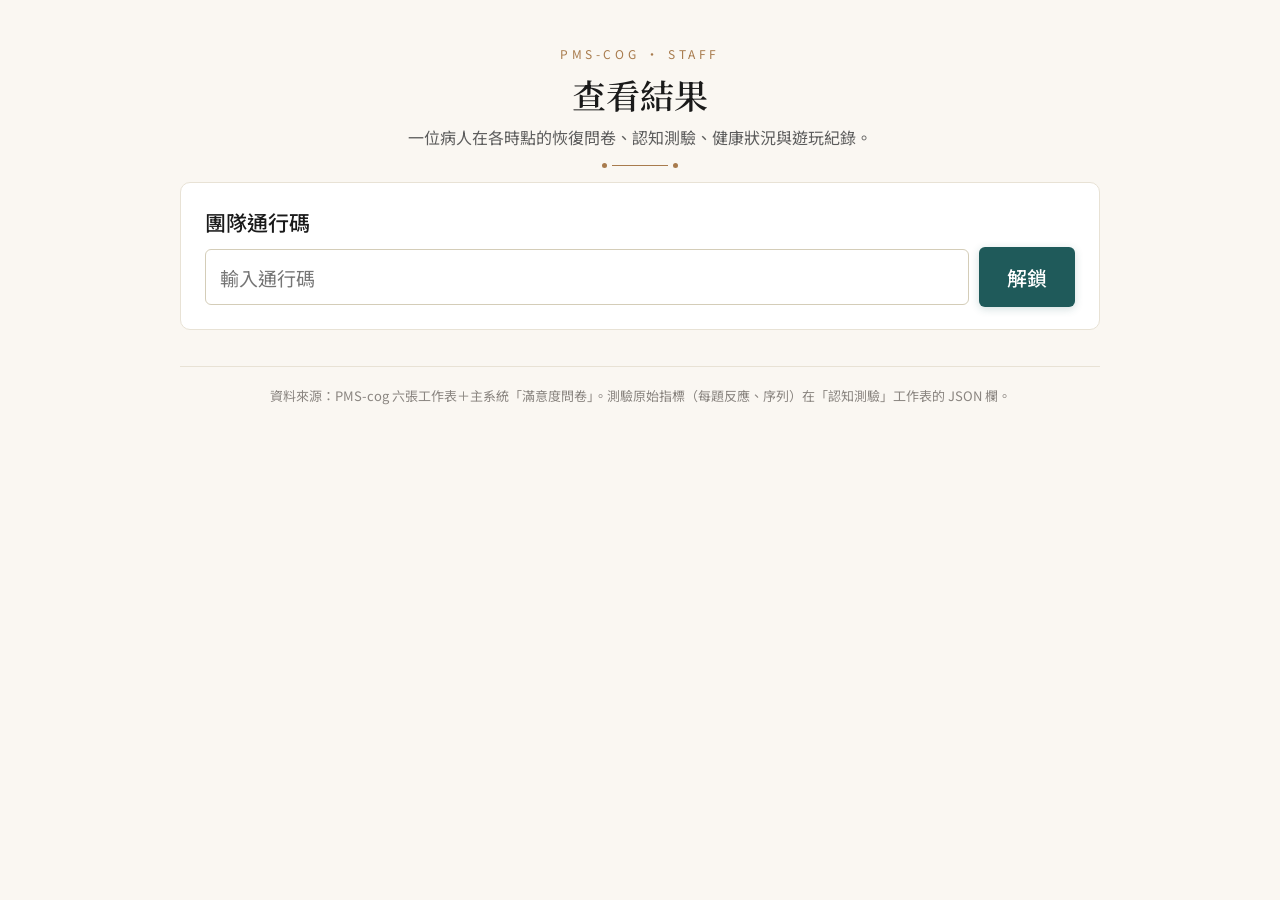
<file: staff/results.html>
<!DOCTYPE html>
<html lang="zh-TW">
<head>
<meta charset="UTF-8">
<meta name="viewport" content="width=device-width, initial-scale=1.0">
<meta name="robots" content="noindex">
<link rel="manifest" href="../manifest.json">
<link rel="apple-touch-icon" href="../icons/icon-180.png">
<meta name="theme-color" content="#1F5A5A">
<title>查看結果 — 工作人員</title>
<link href="https://fonts.googleapis.com/css2?family=Noto+Sans+TC:wght@400;500;600&family=Noto+Serif+TC:wght@600&display=swap" rel="stylesheet">
<link rel="stylesheet" href="../_shared/pms.css">
<style>
  body { font-size: 16px; }
  .container { max-width: 960px; }
  .row { display: flex; gap: 10px; align-items: center; flex-wrap: wrap; } .row .text { flex: 1; min-width: 160px; }
  .pt { display: flex; align-items: center; gap: 12px; padding: 10px 14px; border: 1px solid var(--border); border-radius: var(--radius); margin-bottom: 8px; background: var(--paper); }
  .pt .info { flex: 1; } .pt .info b { font-size: 17px; } .pt .info small { color: var(--ink-faint); display: block; }
  .pt .btn { min-height: 42px; padding: 6px 16px; font-size: 15px; }
  table { width: 100%; border-collapse: collapse; font-size: 15px; margin-top: 8px; }
  th, td { padding: 8px 8px; border-bottom: 1px solid var(--border); text-align: center; }
  th { color: var(--ink-faint); font-weight: 500; background: var(--teal-tint); }
  td:first-child, th:first-child { text-align: left; }
  .big { font-family: var(--font-serif); font-size: 20px; color: var(--teal); }
  .dim { color: var(--ink-faint); }
  .sec { font-family: var(--font-serif); font-size: 18px; color: var(--teal); margin: 18px 0 4px; }
  .head { background: var(--teal-tint); border: 1px solid #C9D6D6; border-radius: var(--radius-card); padding: 14px 18px; margin-bottom: 10px; }
  .small { font-size: 13px; color: var(--ink-faint); }
  .bar { display: inline-block; height: 10px; background: var(--teal); border-radius: 99px; vertical-align: middle; margin-left: 6px; }
</style>
</head>
<body>
<div class="container">
  <div class="header"><div class="tag">PMS-cog · Staff</div><h1>查看結果</h1><p class="sub">一位病人在各時點的恢復問卷、認知測驗、健康狀況與遊玩紀錄。</p><div class="divider"></div></div>
  <div id="alert" class="alert"></div>

  <div class="card" id="keyCard">
    <div class="label">團隊通行碼</div>
    <div class="row"><input class="text" id="key" type="password" autocapitalize="off" autocomplete="off" placeholder="輸入通行碼" onkeydown="if(event.key==='Enter')unlock()"><button class="btn btn-primary" onclick="unlock()">解鎖</button></div>
  </div>

  <div id="main" style="display:none">
    <div class="card">
      <div class="label">搜尋病人</div>
      <div class="row"><input class="text" id="q" type="search" autocomplete="off" placeholder="姓名" onkeydown="if(event.key==='Enter')search()"><button class="btn btn-primary" onclick="search()">搜尋</button></div>
      <div id="results" class="mt"></div>
    </div>
    <div id="report"></div>
    <p class="center mt"><a class="btn btn-ghost" href="bind.html">回綁定頁</a>　<a class="btn btn-ghost" href="minicog.html">Mini-Cog</a>　<a class="btn btn-ghost" href="../index.html">病人首頁</a></p>
  </div>
  <p class="footer">資料來源：PMS-cog 六張工作表＋主系統「滿意度問卷」。測驗原始指標（每題反應、序列）在「認知測驗」工作表的 JSON 欄。</p>
</div>
<script src="../_shared/config.js"></script>
<script src="../_shared/core.js"></script>
<script>
const { $, jsonp, session, PHASE_LABEL } = COG;
let KEY = '';
const PH = ['T0', 'T1', 'T2', 'T3'];
const TEST_NAME = { memory: '圖樣記憶', groceries: '買菜', lines: '接線' };
function alertMsg(type, msg) { const a = $('alert'); a.className = 'alert show ' + type; a.textContent = msg; }
async function unlock() {
  const k = $('key').value.trim() || session.staffKey(); if (!k) return alertMsg('err', '請輸入通行碼');
  const btn = document.querySelector('#keyCard .btn-primary'); btn.disabled = true; btn.textContent = '驗證中…';
  try {
    const r = await jsonp({ action: 'role', key: k }, 20000);
    if (!r || !r.role) { btn.disabled = false; btn.textContent = '解鎖'; return alertMsg('err', '通行碼不正確'); }
    KEY = k; session.setStaffKey(k); $('keyCard').style.display = 'none'; $('main').style.display = 'block';
    const m = location.search.match(/pk=([^&]+)/); if (m) load(decodeURIComponent(m[1]));
  } catch (e) { btn.disabled = false; btn.textContent = '解鎖'; alertMsg('err', '連線失敗：' + e.message); }
}
async function search() {
  const q = $('q').value.trim(); if (!q) return;
  $('results').innerHTML = '<span class="small">搜尋中…</span>';
  try {
    const r = await jsonp({ action: 'searchPatients', key: KEY, q });
    if (r.error) return $('results').innerHTML = '<span class="small">' + r.error + '</span>';
    if (!r.list.length) return $('results').innerHTML = '<span class="small">找不到</span>';
    $('results').innerHTML = r.list.map(p => `<div class="pt"><div class="info"><b>${p.name}</b> ${p.gender || ''} ${p.age ? p.age + ' 歲' : ''}<small>${p.surgery || ''} · 預定 ${p.scheduledDate || '未排'} · ${p.surgeryStatus || ''}</small></div><button class="btn btn-primary" onclick="load('${p.pk}')">查看</button></div>`).join('');
  } catch (e) { $('results').innerHTML = '<span class="small">連線失敗：' + e.message + '</span>'; }
}
function cell(v, max) { if (v === '' || v == null) return '<span class="dim">—</span>'; const n = Number(v); return isNaN(n) ? v : `<span class="big">${n}</span>${max ? `<span class="bar" style="width:${Math.max(4, Math.round(n / max * 60))}px"></span>` : ''}`; }
async function load(pk) {
  $('report').innerHTML = '<div class="card"><span class="small">讀取中…</span></div>'; $('results').innerHTML = '';
  try {
    const d = await jsonp({ action: 'patientResults', key: KEY, pk }, 30000);
    if (d.error) return $('report').innerHTML = '<div class="card">' + d.error + '</div>';
    const byPhase = (rows) => { const m = {}; rows.forEach(r => { m[r['時點']] = r; }); return m; };
    const q = byPhase(d.qor15), e5 = byPhase(d.eq5d);
    const t = {}; d.tests.forEach(r => { (t[r['測驗']] = t[r['測驗']] || {})[r['時點']] = r; });
    let html = `<div class="head"><b style="font-size:19px">${d.name}</b>　<span class="small">${d.surgery || ''} · 手術日 ${d.surgeryDate || '未排'} · ${d.status || ''}</span></div>`;
    const hdr = '<tr><th></th>' + PH.map(p => `<th>${p}<br><span class="small">${PHASE_LABEL[p]}</span></th>`).join('') + '</tr>';
    html += '<div class="sec">恢復狀況問卷 QoR-15（總分 0–150）</div><table>' + hdr +
      '<tr><td>總分</td>' + PH.map(p => `<td>${cell(q[p] && q[p]['總分'], 150)}</td>`).join('') + '</tr>' +
      '<tr><td class="small">A 感覺如何（0–100）</td>' + PH.map(p => `<td>${cell(q[p] && q[p]['A小計'])}</td>`).join('') + '</tr>' +
      '<tr><td class="small">B 不適症狀（0–50，高＝少）</td>' + PH.map(p => `<td>${cell(q[p] && q[p]['B小計'])}</td>`).join('') + '</tr>' +
      '<tr><td class="small">疼痛 Q11/Q12</td>' + PH.map(p => `<td class="small">${q[p] ? (q[p]['Q11中度疼痛'] + ' / ' + q[p]['Q12劇烈疼痛']) : '—'}</td>`).join('') + '</tr>' +
      '<tr><td class="small">填寫時間</td>' + PH.map(p => `<td class="small">${q[p] ? q[p]['時間戳記'] : '—'}</td>`).join('') + '</tr></table>';
    html += '<div class="sec">認知測驗（0–100）</div><table>' + hdr +
      Object.keys(TEST_NAME).map(k => `<tr><td>${TEST_NAME[k]}</td>` + PH.map(p => `<td>${cell(t[k] && t[k][p] && t[k][p]['分數'], 100)}${t[k] && t[k][p] ? `<div class="small">${COG.fmtTime(t[k][p]['用時秒'] || 0)}</div>` : ''}</td>`).join('') + '</tr>').join('') + '</table>';
    html += '<div class="sec">健康狀況 EQ-5D-5L</div><table>' + hdr +
      '<tr><td>五面向（1 最好–5 最差）</td>' + PH.map(p => `<td>${e5[p] ? [e5[p]['行動'], e5[p]['自我照顧'], e5[p]['日常活動'], e5[p]['疼痛不適'], e5[p]['焦慮憂鬱']].join('') : '<span class="dim">—</span>'}</td>`).join('') + '</tr>' +
      '<tr><td>VAS（0–100）</td>' + PH.map(p => `<td>${cell(e5[p] && e5[p]['VAS'], 100)}</td>`).join('') + '</tr></table>';
    if (d.minicog && d.minicog.length) html += '<div class="sec">Mini-Cog（術前）</div><table><tr><th>日期</th><th>名詞版本</th><th>回憶</th><th>時鐘</th><th>總分</th><th>施測者</th><th>圖</th></tr>' +
      d.minicog.map(m => `<tr><td>${m['時間戳記']}</td><td>${m['名詞版本']}</td><td>${m['三詞回憶']}</td><td>${m['畫時鐘']}</td><td class="big">${m['總分']}</td><td>${m['施測者'] || ''}</td><td>${/^http/.test(m['時鐘圖連結']) ? `<a href="${m['時鐘圖連結']}" target="_blank">開啟</a>` : ''}</td></tr>`).join('') + '</table>';
    if (d.prems && d.prems.length) html += '<div class="sec">照護經驗問卷 PREMs</div><table><tr><th>填寫時間</th><th>整體滿意度（1–10）</th></tr>' + d.prems.map(r => `<tr><td>${r['時間戳記']}</td><td class="big">${r['整體滿意度']}</td></tr>`).join('') + '</table>';
    const fun = {}; d.fun.forEach(r => { const g = r['遊戲']; fun[g] = fun[g] || { rounds: 0, min: 0 }; fun[g].rounds += Number(r['局數']) || 0; fun[g].min += Number(r['分鐘']) || 0; });
    html += '<div class="sec">休閒遊戲使用量</div>' + (Object.keys(fun).length ? '<table><tr><th>遊戲</th><th>局數</th><th>分鐘</th></tr>' + Object.keys(fun).map(g => `<tr><td>${g}</td><td>${fun[g].rounds}</td><td>${Math.round(fun[g].min)}</td></tr>`).join('') + '</table>' : '<span class="small">尚無紀錄</span>');
    html += '<div class="sec">平板綁定紀錄</div>' + (d.binds.length ? '<table><tr><th>裝置</th><th>綁定</th><th>解除</th><th>狀態</th></tr>' + d.binds.map(b => `<tr><td>${b['裝置'] || '—'}</td><td class="small">${b['綁定時間'] ? new Date(b['綁定時間']).toLocaleString('zh-TW') : ''}</td><td class="small">${b['解除時間'] ? new Date(b['解除時間']).toLocaleString('zh-TW') : ''}</td><td>${b['狀態']}</td></tr>`).join('') + '</table>' : '<span class="small">尚無紀錄</span>');
    $('report').innerHTML = '<div class="card">' + html + '</div>';
  } catch (e) { $('report').innerHTML = '<div class="card">連線失敗：' + e.message + '</div>'; }
}
(function init() { const m = location.hash.match(/k=([^&]+)/); if (m) $('key').value = decodeURIComponent(m[1]); if (m || session.staffKey()) unlock(); })();
</script>
</body>
</html>
</file>
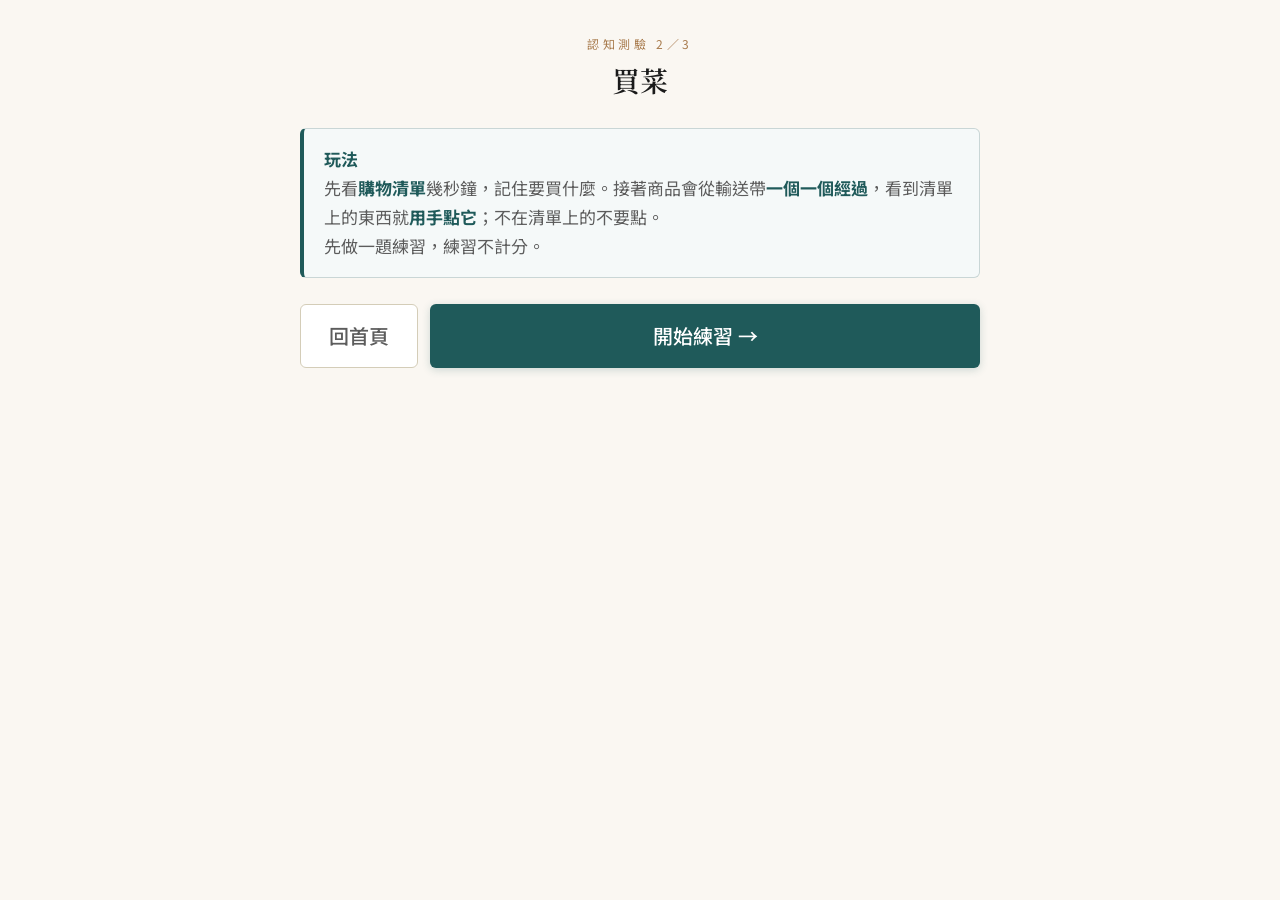
<file: tests/groceries.html>
<!DOCTYPE html>
<html lang="zh-TW">
<head>
<meta charset="UTF-8">
<meta name="viewport" content="width=device-width, initial-scale=1.0, maximum-scale=1.0, user-scalable=no">
<meta name="apple-mobile-web-app-capable" content="yes">
<meta name="robots" content="noindex">
<link rel="manifest" href="../manifest.json">
<link rel="apple-touch-icon" href="../icons/icon-180.png">
<meta name="theme-color" content="#1F5A5A">
<title>買菜</title>
<link href="https://fonts.googleapis.com/css2?family=Noto+Sans+TC:wght@400;500;600&family=Noto+Serif+TC:wght@600&display=swap" rel="stylesheet">
<link rel="stylesheet" href="../_shared/pms.css">
<style>
  .container { max-width: 720px; }
  .stage { display: none; } .stage.active { display: block; }
  .msg { text-align: center; font-size: 24px; min-height: 40px; margin: 10px 0 14px; font-weight: 500; }
  .msg.sub { font-size: 18px; color: var(--ink-soft); font-weight: 400; }
  .list { display: flex; justify-content: center; gap: 14px; flex-wrap: wrap; min-height: 120px; align-items: center; }
  .list .it { width: 100px; height: 100px; border-radius: 16px; background: var(--paper); border: 2px solid var(--gold); display: flex; align-items: center; justify-content: center; font-size: 56px; }
  .belt { position: relative; height: 200px; margin: 10px auto; width: 100%; max-width: 640px; background: var(--teal-soft); border-radius: 20px; overflow: hidden; border: 1px solid var(--border); }
  .belt::before { content: ''; position: absolute; left: 0; right: 0; top: 50%; height: 2px; background: repeating-linear-gradient(90deg, var(--border-strong) 0 18px, transparent 18px 32px); }
  .item { position: absolute; top: 30px; width: 140px; height: 140px; border-radius: 22px; background: var(--paper); border: 3px solid var(--border-strong); display: flex; align-items: center; justify-content: center; font-size: 76px; -webkit-tap-highlight-color: transparent; touch-action: manipulation; will-change: transform; }
  .item.hit { border-color: var(--success); background: var(--success-bg); }
  .item.miss { border-color: var(--danger); background: var(--danger-bg); }
  .meta { display: flex; justify-content: space-between; font-size: 16px; color: var(--ink-faint); margin: 12px 0; }
  .demo-tag { display: inline-block; background: var(--gold-tint); color: var(--gold); border: 1px solid #E8D8C0; border-radius: 99px; padding: 2px 12px; font-size: 15px; margin-bottom: 8px; }
  .countdown { font-family: var(--font-serif); font-size: 48px; color: var(--gold); text-align: center; }
</style>
</head>
<body>
<div class="container">
  <div class="header" style="padding:10px 0 4px"><div class="tag">認知測驗 2／3</div><h1 style="font-size:28px">買菜</h1></div>

  <div class="stage active" id="intro">
    <div class="notice"><strong>玩法</strong><br>先看<strong>購物清單</strong>幾秒鐘，記住要買什麼。接著商品會從輸送帶<strong>一個一個經過</strong>，看到清單上的東西就<strong>用手點它</strong>；不在清單上的不要點。<br>先做一題練習，練習不計分。</div>
    <div class="nav"><a class="btn btn-ghost" href="../index.html">回首頁</a><button class="btn btn-primary" onclick="startDemo()">開始練習 →</button></div>
  </div>

  <div class="stage" id="play">
    <div class="center"><span class="demo-tag" id="demoTag">練習</span></div>
    <div class="msg" id="msg">請記住購物清單</div>
    <div class="list" id="list"></div>
    <div class="belt" id="belt" style="display:none"></div>
    <div class="meta"><span id="lvl"></span><span id="trialNo"></span></div>
    <div class="nav" id="demoNav" style="display:none"><button class="btn btn-ghost" onclick="startDemo()">再練習一次</button><button class="btn btn-primary" onclick="startReal()">開始正式測驗 →</button></div>
  </div>

  <div class="stage" id="done">
    <div class="thanks"><div class="ico">✓</div><h2>這一項完成了</h2><p class="muted" id="doneMsg"></p>
      <div class="mt"><a class="btn btn-primary btn-xl" id="nextLink" href="../index.html" style="min-width:260px">回首頁</a></div></div>
  </div>
</div>
<script src="../_shared/config.js"></script>
<script src="../_shared/core.js"></script>
<script>
const { $, finishTest, rng } = COG;
const POOL = ['🍎','🍌','🍇','🍉','🍓','🍊','🥕','🌽','🥦','🍅','🥚','🥛','🍞','🧀','🐟','🍗','🍚','🧅','🥔','🍄'];
const TRIALS = 8, MIN_N = 2, MAX_N = 6;
let demo = true, n = 2, rand, seed, trials = [], t0 = 0, best = 0;

function show(id) { document.querySelectorAll('.stage').forEach(s => s.classList.remove('active')); $(id).classList.add('active'); }
function sleep(ms) { return new Promise(r => setTimeout(r, ms)); }
function setMsg(t, sub) { $('msg').textContent = t; $('msg').className = 'msg' + (sub ? ' sub' : ''); }
function pick(arr, m) { const a = arr.slice(); const out = []; for (let i = 0; i < m; i++) out.push(a.splice(Math.floor(rand() * a.length), 1)[0]); return out; }

function startDemo() { demo = true; n = 2; seed = Date.now() % 1e9; rand = rng(seed); $('demoTag').style.display = ''; $('demoNav').style.display = 'none'; show('play'); runTrial(); }
function startReal() { demo = false; n = MIN_N; trials = []; best = 0; t0 = Date.now(); seed = Date.now() % 1e9; rand = rng(seed); $('demoTag').style.display = 'none'; $('demoNav').style.display = 'none'; show('play'); runTrial(); }

async function runTrial() {
  $('lvl').textContent = '清單 ' + n + ' 樣'; $('trialNo').textContent = demo ? '' : '第 ' + (trials.length + 1) + ' 題';
  const items = pick(POOL, n + Math.min(6, n + 2));
  const targets = items.slice(0, n), distract = items.slice(n);
  // 清單
  $('belt').style.display = 'none'; $('list').style.display = 'flex';
  $('list').innerHTML = targets.map(e => `<div class="it">${e}</div>`).join('');
  setMsg('請記住購物清單');
  await sleep(1500 + n * 900);
  // 倒數
  $('list').innerHTML = '<div class="countdown">3</div>'; await sleep(600);
  $('list').firstChild.textContent = '2'; await sleep(600); $('list').firstChild.textContent = '1'; await sleep(600);
  $('list').style.display = 'none'; $('belt').style.display = 'block'; $('belt').innerHTML = '';
  setMsg('看到清單上的東西就點它');
  // 輸送帶：目標各出現一次、干擾品混入，順序隨機
  const stream = COG.shuffle(targets.map(e => ({ e, target: true })).concat(distract.map(e => ({ e, target: false }))));
  const speed = Math.max(2200, 3600 - n * 220);   // 每個商品從右到左的時間 ms（人數越多越快一點）
  const gap = Math.round(speed * 0.55);
  const events = [];
  const beltW = $('belt').clientWidth;
  for (let idx = 0; idx < stream.length; idx++) {
    const s = stream[idx];
    const el = document.createElement('div'); el.className = 'item'; el.textContent = s.e;
    el.style.transform = `translateX(${beltW}px)`; el.style.transition = `transform ${speed}ms linear`;
    let tapped = false; const shown = Date.now();
    el.onclick = () => { if (tapped) return; tapped = true; el.classList.add(s.target ? 'hit' : 'miss'); events.push({ e: s.e, target: s.target, tapped: true, rt: Date.now() - shown }); };
    $('belt').appendChild(el);
    requestAnimationFrame(() => requestAnimationFrame(() => { el.style.transform = 'translateX(-160px)'; }));
    setTimeout(() => { if (!tapped) events.push({ e: s.e, target: s.target, tapped: false }); el.remove(); }, speed + 50);
    await sleep(gap);
  }
  await sleep(speed - gap + 300);
  // 結算
  const hits = events.filter(x => x.target && x.tapped).length, fa = events.filter(x => !x.target && x.tapped).length;
  const perfect = hits === n && fa === 0;
  setMsg(perfect ? '全部買對了！' : `買到 ${hits}／${n} 樣${fa ? '，多買了 ' + fa + ' 樣' : ''}`);
  if (demo) { await sleep(800); setMsg('練習完成，準備開始正式測驗', true); $('demoNav').style.display = 'flex'; return; }
  trials.push({ n, hits, fa, events });
  if (perfect) { best = Math.max(best, n); n = Math.min(MAX_N, n + 1); } else if (hits >= n - 1 && fa <= 1) { best = Math.max(best, n - 1); } else { n = Math.max(MIN_N, n - 1); }
  await sleep(900);
  if (trials.length < TRIALS) return runTrial();
  const totT = trials.reduce((s, t) => s + t.n, 0), totH = trials.reduce((s, t) => s + t.hits, 0), totFA = trials.reduce((s, t) => s + t.fa, 0), totD = trials.reduce((s, t) => s + (t.events.length - t.n), 0);
  const acc = Math.max(0, totH / totT - (totD ? totFA / totD : 0));
  const score = Math.max(0, Math.min(100, 50 * (best - MIN_N) / (MAX_N - MIN_N) + 50 * acc));
  const seconds = (Date.now() - t0) / 1000;
  const r = await finishTest('groceries', score, { seed, best, hitRate: totH / totT, faRate: totD ? totFA / totD : 0, trials, version: 1 }, seconds);
  $('doneMsg').textContent = (r === 'queued' ? '目前沒有網路，結果已先存在平板。' : '結果已送出。') + ' 用時 ' + COG.fmtTime(seconds) + '。';
  const ph = COG.phaseFromUrl(); if (ph) $('nextLink').href = '../index.html?phase=' + ph;
  show('done');
}
</script>
</body>
</html>
</file>
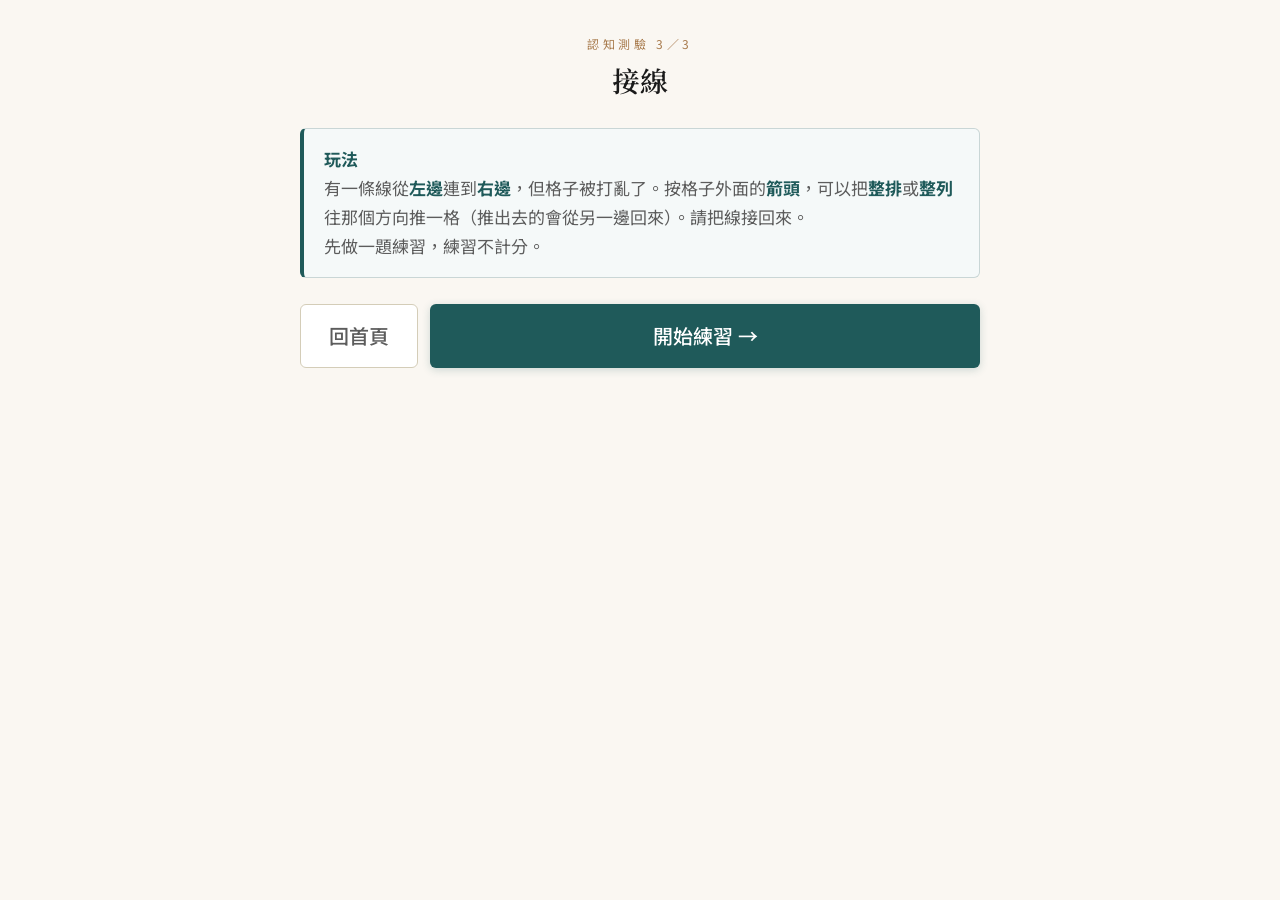
<file: tests/lines.html>
<!DOCTYPE html>
<html lang="zh-TW">
<head>
<meta charset="UTF-8">
<meta name="viewport" content="width=device-width, initial-scale=1.0, maximum-scale=1.0, user-scalable=no">
<meta name="apple-mobile-web-app-capable" content="yes">
<meta name="robots" content="noindex">
<link rel="manifest" href="../manifest.json">
<link rel="apple-touch-icon" href="../icons/icon-180.png">
<meta name="theme-color" content="#1F5A5A">
<title>接線</title>
<link href="https://fonts.googleapis.com/css2?family=Noto+Sans+TC:wght@400;500;600&family=Noto+Serif+TC:wght@600&display=swap" rel="stylesheet">
<link rel="stylesheet" href="../_shared/pms.css">
<style>
  .container { max-width: 720px; }
  .stage { display: none; } .stage.active { display: block; }
  .msg { text-align: center; font-size: 22px; min-height: 36px; margin: 8px 0 10px; font-weight: 500; }
  .msg.sub { font-size: 18px; color: var(--ink-soft); font-weight: 400; }
  .wrap { display: grid; grid-template-columns: 56px 1fr 56px; grid-template-rows: 56px 1fr 56px; gap: 6px; width: min(92vw, 560px); margin: 0 auto; }
  .rowbtns, .colbtns { display: grid; gap: 6px; }
  .rowbtns { grid-template-rows: repeat(var(--n), 1fr); } .colbtns { grid-template-columns: repeat(var(--n), 1fr); }
  .ab { border: 1px solid var(--border-strong); background: var(--paper); border-radius: 10px; font-size: 26px; color: var(--teal); -webkit-tap-highlight-color: transparent; touch-action: manipulation; cursor: pointer; }
  .ab:active { background: var(--teal-tint); }
  #board { display: grid; grid-template-columns: repeat(var(--n), 1fr); gap: 6px; background: var(--teal-soft); padding: 6px; border-radius: 14px; }
  .tile { aspect-ratio: 1; background: var(--paper); border-radius: 8px; border: 1px solid var(--border); }
  .tile svg { width: 100%; height: 100%; display: block; }
  .tile.lit { background: var(--success-bg); border-color: var(--success); }
  .endcap { position: relative; }
  .meta { display: flex; justify-content: space-between; font-size: 16px; color: var(--ink-faint); margin: 12px auto 0; width: min(92vw, 560px); }
  .timer { font-family: var(--font-serif); color: var(--gold); font-size: 20px; }
  .demo-tag { display: inline-block; background: var(--gold-tint); color: var(--gold); border: 1px solid #E8D8C0; border-radius: 99px; padding: 2px 12px; font-size: 15px; margin-bottom: 6px; }
</style>
</head>
<body>
<div class="container">
  <div class="header" style="padding:10px 0 4px"><div class="tag">認知測驗 3／3</div><h1 style="font-size:28px">接線</h1></div>

  <div class="stage active" id="intro">
    <div class="notice"><strong>玩法</strong><br>有一條線從<strong>左邊</strong>連到<strong>右邊</strong>，但格子被打亂了。按格子外面的<strong>箭頭</strong>，可以把<strong>整排</strong>或<strong>整列</strong>往那個方向推一格（推出去的會從另一邊回來）。請把線接回來。<br>先做一題練習，練習不計分。</div>
    <div class="nav"><a class="btn btn-ghost" href="../index.html">回首頁</a><button class="btn btn-primary" onclick="startDemo()">開始練習 →</button></div>
  </div>

  <div class="stage" id="play">
    <div class="center"><span class="demo-tag" id="demoTag">練習</span></div>
    <div class="msg" id="msg">把線接起來</div>
    <div class="wrap" id="wrap">
      <div></div><div class="colbtns" id="top"></div><div></div>
      <div class="rowbtns" id="left"></div><div id="board"></div><div class="rowbtns" id="right"></div>
      <div></div><div class="colbtns" id="bottom"></div><div></div>
    </div>
    <div class="meta"><span id="trialNo"></span><span id="moves"></span><span class="timer" id="timer"></span></div>
    <div class="nav" id="demoNav" style="display:none"><button class="btn btn-ghost" onclick="startDemo()">再練習一次</button><button class="btn btn-primary" onclick="startReal()">開始正式測驗 →</button></div>
    <div class="nav" id="skipNav"><button class="btn btn-ghost" onclick="giveUp()">這題跳過</button></div>
  </div>

  <div class="stage" id="done">
    <div class="thanks"><div class="ico">✓</div><h2>這一項完成了</h2><p class="muted" id="doneMsg"></p>
      <div class="mt"><a class="btn btn-primary btn-xl" id="nextLink" href="../index.html" style="min-width:260px">回首頁</a></div></div>
  </div>
</div>
<script src="../_shared/config.js"></script>
<script src="../_shared/core.js"></script>
<script>
const { $, finishTest, rng } = COG;
const PUZZLES = [3, 3, 4, 4, 5];        // 正式 5 題
const LIMIT = 90;                        // 每題秒
let demo = true, N = 3, grid = [], moves = 0, puzzleIdx = 0, results = [], tStart = 0, timerId = null, seed, rand, t0 = 0, solvedFlag = false;

function show(id) { document.querySelectorAll('.stage').forEach(s => s.classList.remove('active')); $(id).classList.add('active'); }
function setMsg(t, sub) { $('msg').textContent = t; $('msg').className = 'msg' + (sub ? ' sub' : ''); }

// 產生一條從左邊到右邊的路徑；回傳 NxN 陣列，每格為方向字串（如 'WE'、'WS'、'NE'），空格 ''
function genPath(n) {
  const g = Array.from({ length: n }, () => Array(n).fill(''));
  let r = Math.floor(rand() * n), c = 0;
  const cells = [[r, c]];
  let prevDir = 'W';          // 進入方向（從左邊進來）
  while (c < n - 1) {
    const opts = ['E'];
    if (r > 0 && !g[r - 1][c] && !cells.some(([a, b]) => a === r - 1 && b === c)) opts.push('N');
    if (r < n - 1 && !cells.some(([a, b]) => a === r + 1 && b === c)) opts.push('S');
    // 偏向往右，避免太曲折
    const d = rand() < 0.55 ? 'E' : opts[Math.floor(rand() * opts.length)];
    const from = prevDir;
    g[r][c] = from + d;
    if (d === 'E') { c++; prevDir = 'W'; } else if (d === 'N') { r--; prevDir = 'S'; } else { r++; prevDir = 'N'; }
    cells.push([r, c]);
  }
  g[r][c] = prevDir + 'E';
  // 補幾個干擾小段（不連通），增加辨識難度（5×5 才加）
  if (n >= 5) { for (let k = 0; k < 2; k++) { const rr = Math.floor(rand() * n), cc = Math.floor(rand() * n); if (!g[rr][cc]) g[rr][cc] = ['NS', 'WE', 'NE', 'SW'][Math.floor(rand() * 4)]; } }
  return g;
}
function shiftRow(g, r, dir) { const row = g[r]; if (dir > 0) row.unshift(row.pop()); else row.push(row.shift()); }
function shiftCol(g, c, dir) { const col = g.map(row => row[c]); if (dir > 0) col.unshift(col.pop()); else col.push(col.shift()); g.forEach((row, i) => row[c] = col[i]); }
function scramble(g, times) { for (let i = 0; i < times; i++) { if (rand() < 0.5) shiftRow(g, Math.floor(rand() * N), rand() < 0.5 ? 1 : -1); else shiftCol(g, Math.floor(rand() * N), rand() < 0.5 ? 1 : -1); } }
// 是否已有一條從左邊界 W 口連到右邊界 E 口的連通路徑；回傳連通格集合（供打亮）
function solvedPath() {
  const opp = { N: 'S', S: 'N', E: 'W', W: 'E' }, dv = { N: [-1, 0], S: [1, 0], E: [0, 1], W: [0, -1] };
  for (let r0 = 0; r0 < N; r0++) {
    if (!grid[r0][0].includes('W')) continue;
    const seen = new Set(), stack = [[r0, 0]]; let reached = false;
    while (stack.length) {
      const [r, c] = stack.pop(); const key = r + ',' + c; if (seen.has(key)) continue; seen.add(key);
      const t = grid[r][c];
      if (c === N - 1 && t.includes('E')) reached = true;
      for (const d of t) { const [dr, dc] = dv[d]; const nr = r + dr, nc = c + dc; if (nr < 0 || nc < 0 || nr >= N || nc >= N) continue; if (grid[nr][nc].includes(opp[d])) stack.push([nr, nc]); }
    }
    if (reached) return seen;
  }
  return null;
}
function tileSvg(t) {
  const P = { N: '50,0', S: '50,100', E: '100,50', W: '0,50' };
  const segs = [...t].map(d => `<line x1="50" y1="50" x2="${P[d].split(',')[0]}" y2="${P[d].split(',')[1]}" stroke="#1F5A5A" stroke-width="16" stroke-linecap="round"/>`).join('');
  return `<svg viewBox="0 0 100 100">${segs}${t ? '<circle cx="50" cy="50" r="9" fill="#1F5A5A"/>' : ''}</svg>`;
}
function render() {
  const lit = solvedPath();
  $('wrap').style.setProperty('--n', N);
  $('board').innerHTML = grid.map((row, r) => row.map((t, c) => `<div class="tile ${lit && lit.has(r + ',' + c) ? 'lit' : ''}">${tileSvg(t)}</div>`).join('')).join('');
  $('left').innerHTML = grid.map((_, r) => `<button class="ab" onclick="mv('r',${r},-1)">◀</button>`).join('');
  $('right').innerHTML = grid.map((_, r) => `<button class="ab" onclick="mv('r',${r},1)">▶</button>`).join('');
  $('top').innerHTML = grid[0].map((_, c) => `<button class="ab" onclick="mv('c',${c},-1)">▲</button>`).join('');
  $('bottom').innerHTML = grid[0].map((_, c) => `<button class="ab" onclick="mv('c',${c},1)">▼</button>`).join('');
  $('moves').textContent = '移動 ' + moves + ' 次';
  if (lit) onSolved();
}
function mv(kind, i, dir) { if (solvedFlag) return; if (kind === 'r') shiftRow(grid, i, dir); else shiftCol(grid, i, dir); moves++; render(); }

function newPuzzle(n) {
  N = n; moves = 0; solvedFlag = false;
  do { grid = genPath(n); scramble(grid, n === 3 ? 3 : n === 4 ? 5 : 7); } while (solvedPath());
  tStart = Date.now(); setMsg('把線從左邊接到右邊'); startTimer(); render();
}
function startTimer() {
  clearInterval(timerId);
  const tick = () => { const left = LIMIT - Math.floor((Date.now() - tStart) / 1000); $('timer').textContent = demo ? '' : '剩 ' + Math.max(0, left) + ' 秒'; if (!demo && left <= 0) { clearInterval(timerId); timeUp(); } };
  tick(); timerId = setInterval(tick, 500);
}
function startDemo() { demo = true; seed = Date.now() % 1e9; rand = rng(seed); $('demoTag').style.display = ''; $('demoNav').style.display = 'none'; $('skipNav').style.display = 'none'; $('trialNo').textContent = ''; show('play'); newPuzzle(3); }
function startReal() { demo = false; seed = Date.now() % 1e9; rand = rng(seed); results = []; puzzleIdx = 0; t0 = Date.now(); $('demoTag').style.display = 'none'; $('demoNav').style.display = 'none'; $('skipNav').style.display = 'flex'; show('play'); nextPuzzle(); }
function nextPuzzle() { $('trialNo').textContent = '第 ' + (puzzleIdx + 1) + '／' + PUZZLES.length + ' 題'; newPuzzle(PUZZLES[puzzleIdx]); }
function onSolved() {
  if (solvedFlag) return; solvedFlag = true; clearInterval(timerId);
  const sec = (Date.now() - tStart) / 1000;
  setMsg('接好了！');
  if (demo) { setTimeout(() => { setMsg('練習完成，準備開始正式測驗', true); $('demoNav').style.display = 'flex'; }, 700); return; }
  results.push({ n: N, solved: true, sec, moves });
  setTimeout(advance, 900);
}
function timeUp() { if (solvedFlag) return; solvedFlag = true; results.push({ n: N, solved: false, sec: LIMIT, moves }); setMsg('時間到，換下一題', true); setTimeout(advance, 900); }
function giveUp() { if (demo || solvedFlag) return; solvedFlag = true; clearInterval(timerId); results.push({ n: N, solved: false, sec: (Date.now() - tStart) / 1000, moves, skipped: true }); advance(); }
async function advance() {
  puzzleIdx++;
  if (puzzleIdx < PUZZLES.length) return nextPuzzle();
  // 分數：每題完成得 (1 - 用時/限時 × 0.5)，未完成 0；加權 3×3=1、4×4=1.5、5×5=2
  const w = { 3: 1, 4: 1.5, 5: 2 }; let got = 0, tot = 0;
  results.forEach(r => { tot += w[r.n]; if (r.solved) got += w[r.n] * (1 - 0.5 * Math.min(1, r.sec / LIMIT)); });
  const score = Math.max(0, Math.min(100, got / tot * 100));
  const seconds = (Date.now() - t0) / 1000;
  const r = await finishTest('lines', score, { seed, results, version: 1 }, seconds);
  $('doneMsg').textContent = (r === 'queued' ? '目前沒有網路，結果已先存在平板。' : '結果已送出。') + ' 完成 ' + results.filter(x => x.solved).length + '／' + PUZZLES.length + ' 題，用時 ' + COG.fmtTime(seconds) + '。';
  const ph = COG.phaseFromUrl(); if (ph) $('nextLink').href = '../index.html?phase=' + ph;
  show('done');
}
</script>
</body>
</html>
</file>
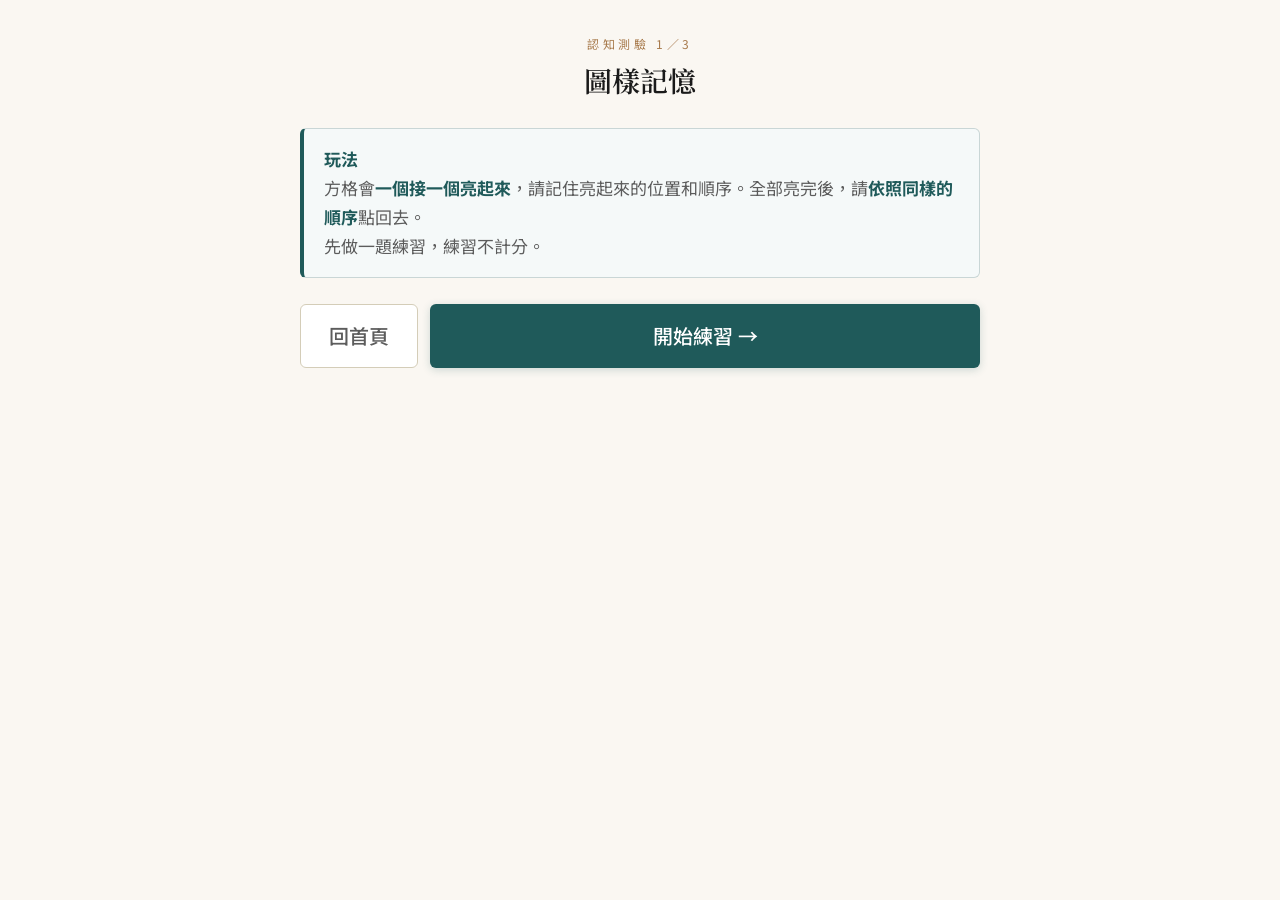
<file: tests/memory.html>
<!DOCTYPE html>
<html lang="zh-TW">
<head>
<meta charset="UTF-8">
<meta name="viewport" content="width=device-width, initial-scale=1.0, maximum-scale=1.0, user-scalable=no">
<meta name="apple-mobile-web-app-capable" content="yes">
<meta name="robots" content="noindex">
<link rel="manifest" href="../manifest.json">
<link rel="apple-touch-icon" href="../icons/icon-180.png">
<meta name="theme-color" content="#1F5A5A">
<title>圖樣記憶</title>
<link href="https://fonts.googleapis.com/css2?family=Noto+Sans+TC:wght@400;500;600&family=Noto+Serif+TC:wght@600&display=swap" rel="stylesheet">
<link rel="stylesheet" href="../_shared/pms.css">
<style>
  .container { max-width: 720px; }
  .stage { display: none; } .stage.active { display: block; }
  .msg { text-align: center; font-size: 24px; min-height: 40px; margin: 10px 0 14px; color: var(--ink); font-weight: 500; }
  .msg.sub { font-size: 18px; color: var(--ink-soft); font-weight: 400; }
  #grid { display: grid; grid-template-columns: repeat(5, 1fr); gap: 10px; width: min(88vw, 480px); margin: 0 auto; }
  .c { aspect-ratio: 1; border-radius: 12px; background: var(--paper); border: 2px solid var(--border-strong); transition: background .12s, transform .12s; -webkit-tap-highlight-color: transparent; touch-action: manipulation; display: flex; align-items: center; justify-content: center; font-family: var(--font-serif); font-size: 26px; color: #fff; }
  .c.on { background: var(--teal); border-color: var(--teal); transform: scale(1.06); }
  .c.pick { background: var(--gold); border-color: var(--gold); }
  .c.bad { background: var(--danger); border-color: var(--danger); }
  .c.disabled { pointer-events: none; }
  .meta { display: flex; justify-content: space-between; font-size: 16px; color: var(--ink-faint); margin: 12px 0; }
  .demo-tag { display: inline-block; background: var(--gold-tint); color: var(--gold); border: 1px solid #E8D8C0; border-radius: 99px; padding: 2px 12px; font-size: 15px; margin-bottom: 8px; }
</style>
</head>
<body>
<div class="container">
  <div class="header" style="padding:10px 0 4px"><div class="tag">認知測驗 1／3</div><h1 style="font-size:28px">圖樣記憶</h1></div>

  <div class="stage active" id="intro">
    <div class="notice"><strong>玩法</strong><br>方格會<strong>一個接一個亮起來</strong>，請記住亮起來的位置和順序。全部亮完後，請<strong>依照同樣的順序</strong>點回去。<br>先做一題練習，練習不計分。</div>
    <div class="nav"><a class="btn btn-ghost" href="../index.html">回首頁</a><button class="btn btn-primary" onclick="startDemo()">開始練習 →</button></div>
  </div>

  <div class="stage" id="play">
    <div class="center"><span class="demo-tag" id="demoTag">練習</span></div>
    <div class="msg" id="msg">請注意看</div>
    <div id="grid"></div>
    <div class="meta"><span id="lvl"></span><span id="trialNo"></span></div>
    <div class="nav" id="demoNav" style="display:none"><button class="btn btn-ghost" onclick="startDemo()">再練習一次</button><button class="btn btn-primary" onclick="startReal()">開始正式測驗 →</button></div>
  </div>

  <div class="stage" id="done">
    <div class="thanks"><div class="ico">✓</div><h2>這一項完成了</h2><p class="muted" id="doneMsg"></p>
      <div class="mt"><a class="btn btn-primary btn-xl" id="nextLink" href="../index.html" style="min-width:260px">回首頁</a></div></div>
  </div>
</div>
<script src="../_shared/config.js"></script>
<script src="../_shared/core.js"></script>
<script>
const { $, finishTest, rng } = COG;
const N = 25;
let demo = true, k = 3, seq = [], input = [], trials = [], wrongStreak = 0, maxSpan = 0, t0 = 0, seed = Date.now() % 1e9, rand = rng(seed), busy = false;
const MAX_TRIALS = 10, MAX_K = 9;

function show(id) { document.querySelectorAll('.stage').forEach(s => s.classList.remove('active')); $(id).classList.add('active'); }
function build() { $('grid').innerHTML = Array.from({ length: N }, (_, i) => `<div class="c" id="g${i}" onclick="tap(${i})"></div>`).join(''); }
function sleep(ms) { return new Promise(r => setTimeout(r, ms)); }
function setMsg(t, sub) { $('msg').textContent = t; $('msg').className = 'msg' + (sub ? ' sub' : ''); }

function startDemo() { demo = true; k = 2; $('demoTag').style.display = ''; $('demoNav').style.display = 'none'; show('play'); build(); runTrial(); }
function startReal() { demo = false; k = 3; trials = []; wrongStreak = 0; maxSpan = 0; t0 = Date.now(); $('demoTag').style.display = 'none'; $('demoNav').style.display = 'none'; show('play'); build(); runTrial(); }

async function runTrial() {
  busy = true; input = [];
  $('lvl').textContent = '這一題 ' + k + ' 格'; $('trialNo').textContent = demo ? '' : '第 ' + (trials.length + 1) + ' 題';
  // 產生不重複序列
  const pool = Array.from({ length: N }, (_, i) => i); seq = [];
  for (let i = 0; i < k; i++) seq.push(pool.splice(Math.floor(rand() * pool.length), 1)[0]);
  document.querySelectorAll('.c').forEach(c => { c.className = 'c disabled'; c.textContent = ''; });
  setMsg('請注意看');
  await sleep(900);
  for (const i of seq) { $('g' + i).classList.add('on'); await sleep(700); $('g' + i).classList.remove('on'); await sleep(300); }
  setMsg('請依照剛才的順序點回去');
  document.querySelectorAll('.c').forEach(c => c.classList.remove('disabled'));
  busy = false;
}
async function tap(i) {
  if (busy) return;
  const el = $('g' + i);
  input.push({ i, t: Date.now() });
  el.classList.add('pick'); el.textContent = input.length;
  const pos = input.length - 1;
  if (seq[pos] !== i) { busy = true; el.classList.replace('pick', 'bad'); await sleep(600); return end(false); }
  if (input.length === seq.length) { busy = true; await sleep(400); return end(true); }
}
async function end(ok) {
  setMsg(ok ? '答對了！' : '不對，沒關係', false);
  if (demo) {
    await sleep(600);
    setMsg(ok ? '練習完成，準備開始正式測驗' : '練習完成（正式測驗會從簡單的開始）', true);
    document.querySelectorAll('.c').forEach(c => c.classList.add('disabled'));
    $('demoNav').style.display = 'flex'; return;
  }
  trials.push({ k, ok, seq: seq.slice(), input: input.map(x => x.i), rt: input.length ? input[input.length - 1].t - input[0].t : 0 });
  if (ok) { maxSpan = Math.max(maxSpan, k); wrongStreak = 0; k = Math.min(MAX_K, k + 1); } else { wrongStreak++; k = Math.max(2, k - 1); }
  const stop = wrongStreak >= 2 || trials.length >= MAX_TRIALS || (ok && maxSpan >= MAX_K);
  await sleep(700);
  if (!stop) return runTrial();
  const score = Math.max(0, Math.min(100, (maxSpan - 2) / (MAX_K - 2) * 100));
  const seconds = (Date.now() - t0) / 1000;
  const r = await finishTest('memory', score, { seed, maxSpan, trials, version: 1 }, seconds);
  $('doneMsg').textContent = (r === 'queued' ? '目前沒有網路，結果已先存在平板。' : '結果已送出。') + ' 用時 ' + COG.fmtTime(seconds) + '。';
  const ph = COG.phaseFromUrl(); if (ph) $('nextLink').href = '../index.html?phase=' + ph;
  show('done');
}
</script>
</body>
</html>
</file>
<file: _shared/pms.css>
/* PMS-cog 共用樣式 — 沿用 PMS-csc survey.html 的 cream/teal/gold 視覺，為 iPad 與長者放大 */
*, *::before, *::after { box-sizing: border-box; margin: 0; padding: 0; }
:root {
  --cream: #FAF7F2; --paper: #FFFFFF; --ink: #1A1A1A; --ink-soft: #5C5C5C; --ink-faint: #8A8580;
  --teal: #1F5A5A; --teal-soft: #E6EDED; --teal-tint: #F5F9F9; --teal-hover: #2D6F6F;
  --gold: #A87B4D; --gold-soft: #F0E6D6; --gold-tint: #FBF6EC;
  --border: #E8E2D5; --border-strong: #D4CDB8; --danger: #B85450; --danger-bg: #FBEFEE; --success: #4A7A5A; --success-bg: #EEF5F0;
  --radius: 6px; --radius-card: 10px;
  --font-body: 'Noto Sans TC', system-ui, -apple-system, 'PingFang TC', sans-serif;
  --font-serif: 'Noto Serif TC', 'PingFang TC', serif;
}
html { -webkit-text-size-adjust: 100%; }
body { font-family: var(--font-body); background: var(--cream); color: var(--ink); min-height: 100vh; line-height: 1.7; font-size: 19px; -webkit-font-smoothing: antialiased; }
.container { max-width: 820px; margin: 0 auto; padding: 24px 20px 90px; }
.header { text-align: center; padding: 20px 10px 16px; }
.header .tag { font-size: 12px; letter-spacing: .3em; color: var(--gold); text-transform: uppercase; }
.header h1 { font-family: var(--font-serif); font-size: clamp(26px, 5vw, 34px); font-weight: 600; line-height: 1.35; margin: 8px 0 6px; }
.header .sub { color: var(--ink-soft); font-size: 16px; }
.divider { width: 56px; height: 1px; background: var(--gold); margin: 14px auto 0; position: relative; }
.divider::before, .divider::after { content: ''; position: absolute; top: -2px; width: 5px; height: 5px; background: var(--gold); border-radius: 50%; }
.divider::before { left: -10px; } .divider::after { right: -10px; }

.notice { background: var(--teal-tint); border: 1px solid #C9D6D6; border-left: 4px solid var(--teal); border-radius: var(--radius); padding: 16px 20px; margin: 18px 0; font-size: 17px; color: var(--ink-soft); }
.notice strong { color: var(--teal); }
.alert { border-radius: var(--radius); padding: 14px 18px; margin: 14px 0; font-size: 17px; display: none; }
.alert.show { display: block; }
.alert.err { background: var(--danger-bg); color: var(--danger); border: 1px solid #E8C4C2; }
.alert.ok { background: var(--success-bg); color: var(--success); border: 1px solid #CFE0D4; }
.alert.warn { background: var(--gold-tint); color: var(--gold); border: 1px solid #E8D8C0; }

.card { background: var(--paper); border: 1px solid var(--border); border-radius: var(--radius-card); padding: 22px 24px; margin-bottom: 16px; }
.card.answered { border-left: 4px solid var(--teal); }
.card.error { border-left: 4px solid var(--danger); }
.card .label { font-size: 21px; font-weight: 500; margin-bottom: 6px; }
.card .hint { font-size: 16px; color: var(--ink-faint); margin-bottom: 14px; }
.err-msg { display: none; color: var(--danger); font-size: 16px; margin-top: 10px; }
.card.error .err-msg { display: block; }

/* 大按鈕 */
.btn { display: inline-flex; align-items: center; justify-content: center; gap: 10px; min-height: 60px; padding: 14px 28px; border-radius: var(--radius); border: none; font-family: var(--font-body); font-size: 20px; font-weight: 500; cursor: pointer; transition: all .15s; touch-action: manipulation; -webkit-tap-highlight-color: transparent; text-decoration: none; }
.btn:active { transform: scale(.98); }
.btn:disabled { opacity: .5; cursor: not-allowed; }
.btn-primary { background: var(--teal); color: #fff; box-shadow: 0 2px 8px rgba(31,90,90,.2); }
.btn-gold { background: var(--gold); color: #fff; box-shadow: 0 2px 8px rgba(168,123,77,.25); }
.btn-ghost { background: var(--paper); color: var(--ink-soft); border: 1px solid var(--border-strong); }
.btn-danger { background: var(--paper); color: var(--danger); border: 1px solid #E8C4C2; }
.btn-block { width: 100%; }
.btn-xl { min-height: 96px; font-size: 26px; border-radius: 14px; }
.nav { display: flex; justify-content: space-between; gap: 12px; margin-top: 26px; }
.nav .btn-primary, .nav .btn-gold { flex: 1; }

/* 0–10 評分列 */
.scale { display: grid; grid-template-columns: repeat(11, 1fr); gap: 6px; }
.scale button { min-height: 58px; border: 1px solid var(--border-strong); border-radius: var(--radius); background: var(--paper); font-family: var(--font-serif); font-size: 21px; font-weight: 600; color: var(--ink-soft); cursor: pointer; touch-action: manipulation; -webkit-tap-highlight-color: transparent; }
.scale button.sel { background: var(--teal); border-color: var(--teal); color: #fff; }
.scale-ends { display: flex; justify-content: space-between; font-size: 15px; color: var(--ink-faint); margin-top: 8px; }

/* 選項列 */
.options { display: flex; flex-direction: column; gap: 10px; }
.opt { display: flex; align-items: center; gap: 14px; min-height: 60px; padding: 14px 18px; border: 1px solid var(--border-strong); border-radius: var(--radius); background: var(--paper); font-size: 19px; cursor: pointer; touch-action: manipulation; -webkit-tap-highlight-color: transparent; user-select: none; }
.opt .dot { width: 22px; height: 22px; border-radius: 50%; border: 2px solid var(--border-strong); flex-shrink: 0; }
.opt.sel { background: var(--teal-tint); border-color: var(--teal); font-weight: 500; }
.opt.sel .dot { background: var(--teal); border-color: var(--teal); box-shadow: inset 0 0 0 4px #fff; }

input.text, select.text { width: 100%; min-height: 56px; border: 1px solid var(--border-strong); border-radius: var(--radius); padding: 10px 14px; font-family: var(--font-body); font-size: 19px; background: var(--paper); color: var(--ink); outline: none; }
input.text:focus, select.text:focus { border-color: var(--teal); box-shadow: 0 0 0 3px rgba(31,90,90,.1); }

/* 進度 */
.progress { position: sticky; top: 0; z-index: 10; background: var(--cream); padding: 10px 0 8px; margin-bottom: 10px; border-bottom: 1px solid var(--border); }
.progress .row { display: flex; justify-content: space-between; font-size: 14px; color: var(--ink-faint); margin-bottom: 6px; }
.progress .row strong { color: var(--gold); font-family: var(--font-serif); }
.progress .track { height: 4px; background: var(--border); border-radius: 99px; overflow: hidden; }
.progress .fill { height: 100%; background: var(--gold); width: 0; transition: width .4s; }

/* 首頁項目卡 */
.todo { display: flex; align-items: center; gap: 16px; min-height: 92px; padding: 18px 22px; border: 1px solid var(--border); border-radius: 14px; background: var(--paper); text-decoration: none; color: var(--ink); margin-bottom: 12px; }
.todo .ico { font-size: 34px; width: 48px; text-align: center; }
.todo .t { flex: 1; }
.todo .t b { font-size: 21px; font-weight: 500; display: block; }
.todo .t small { color: var(--ink-faint); font-size: 15px; }
.todo .chk { font-size: 15px; color: var(--ink-faint); white-space: nowrap; }
.todo.done { opacity: .55; }
.todo.done .chk { color: var(--success); font-weight: 500; }
.footer { font-size: 13px; color: var(--ink-faint); text-align: center; margin-top: 36px; padding-top: 18px; border-top: 1px solid var(--border); }
.center { text-align: center; }
.mt { margin-top: 18px; }
.muted { color: var(--ink-faint); }
.thanks { text-align: center; padding: 60px 20px; }
.thanks .ico { width: 84px; height: 84px; border-radius: 50%; border: 2px solid var(--gold); color: var(--gold); display: flex; align-items: center; justify-content: center; font-size: 38px; margin: 0 auto 22px; }
.thanks h2 { font-family: var(--font-serif); font-size: 28px; margin-bottom: 10px; }
@media (max-width: 600px) { body { font-size: 18px; } .container { padding: 16px 12px 80px; } .card { padding: 18px; } .scale { gap: 4px; } .scale button { min-height: 50px; font-size: 18px; } }
</file>
